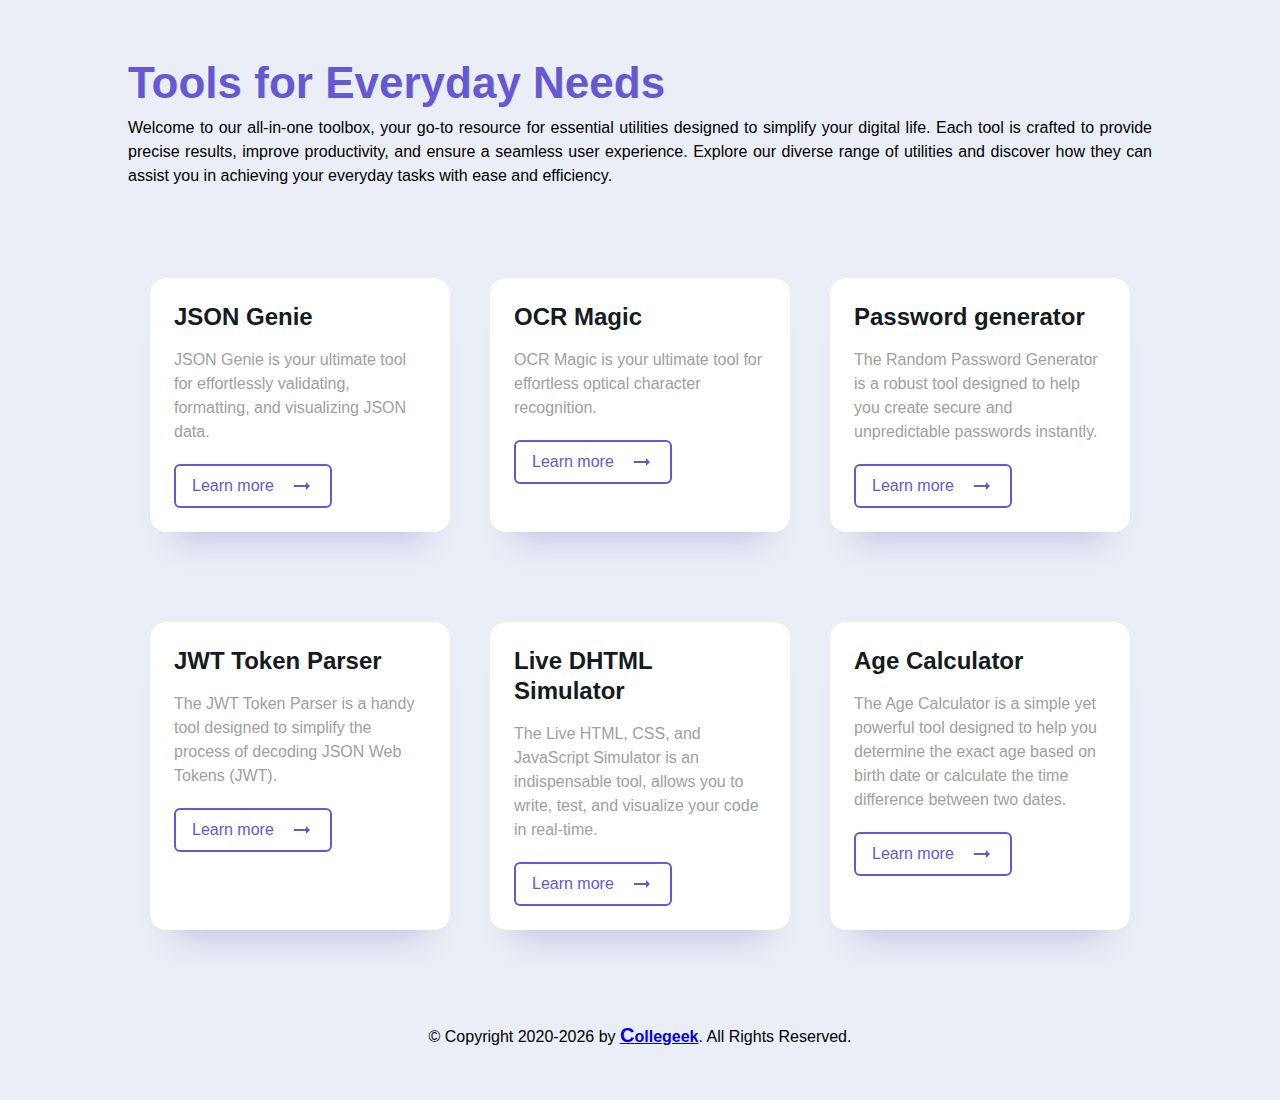
<file: index.html>
<!DOCTYPE html>
<html lang="en-IN" dir="ltr">
    <head>
        <title>Tools</title>
        <meta charset="utf-8" />
        <meta name="author" content="SidPro"/>
        <meta name="viewport" content="width=device-width,initial-scale=1.0"/>
        <meta name="description" content="All-in-one toolbox, and go-to resource for essential utilities designed to simplify your digital life. Explore our diverse range of utilities and discover how they can assist you in achieving your everyday tasks with ease 
        and efficiency."/>
        <meta name="keywords" content="tools, toolbox, utilities, ocr, ocr magic, random password generator, jwt Token Parser, age calculator"/>
        <!-- icons -->
        <link rel="apple-touch-icon" sizes="57x57" href="icons/favicon-57x57.png" />
        <link rel="apple-touch-icon" sizes="60x60" href="icons/favicon-60x60.png" />
        <link rel="apple-touch-icon" sizes="72x72" href="icons/favicon-72x72.png" />
        <link rel="apple-touch-icon" sizes="76x76" href="icons/favicon-76x76.png" />
        <link rel="apple-touch-icon" sizes="114x114" href="icons/favicon-114x114.png" />
        <link rel="apple-touch-icon" sizes="120x120" href="icons/favicon-120x120.png" />
        <link rel="apple-touch-icon" sizes="152x152" href="icons/favicon-152x152.png" />
        <link rel="apple-touch-icon" sizes="180x180" href="icons/favicon-180x180.png" />
        <link rel="icon" type="image/png" sizes="16x16" href="icons/favicon-16x16.png" />
        <link rel="icon" type="image/png" sizes="32x32" href="icons/favicon-32x32.png" />
        <link rel="icon" type="image/png" sizes="96x96" href="icons/favicon-96x96.png" />
        <link rel="icon" type="image/png" sizes="192x192" href="icons/favicon-192x192.png" />
        <link rel="shortcut icon" type="image/x-icon" href="icons/favicon.ico" />
        <link rel="icon" type="image/x-icon" href="icons/favicon.ico" />
        <meta name="msapplication-TileColor" content="#ffffff" />
        <meta name="msapplication-config" content="icons/browserconfig.xml" />
        <link rel="manifest" href="icons/manifest.json" />
        <!-- icons -->
        <link href="css/style.css" rel="stylesheet" type="text/css" charset="utf-8" />
    </head>
    <body>
        <div class="maincontainer">
            <h1>Tools for Everyday Needs</h1>
            <p class="description">Welcome to our all-in-one toolbox, your go-to resource for essential utilities designed to simplify your digital life. 
                Each tool is crafted to provide precise results, improve productivity, and ensure a seamless user experience. 
                Explore our diverse range of utilities and discover how they can assist you in achieving your everyday tasks with ease 
                and efficiency.</p>
            <div class="tools">
                <noscript>
                    <i style="color:orange;font-size:24px;">Your browser does not support JavaScript!</i><br/>
                    <img src="image/noscript.png" style="width:auto;height:auto;" />
                </noscript>
                <div class="toolrow">
                    <div class="tool">
                        <h2 class="title">JSON Genie</h2>
                        <p class="info">JSON Genie is your ultimate tool for effortlessly validating, formatting, and visualizing JSON data.</p>
                        <button class="button" onclick="window.location.href='json-validator'">
                            <span>Learn more</span>
                            <a href="json-validator/index.html" target="_self"></a>
                            <svg xmlns="http://www.w3.org/2000/svg" height="24px" viewBox="0 0 24 24" width="24px" fill="none">
                                <path d="M0 0h24v24H0V0z" fill="none" />
                                <path d="M16.01 11H4v2h12.01v3L20 12l-3.99-4v3z" fill="currentColor" />
                            </svg>
                        </button>
                    </div>
                    <div class="tool">
                        <h2 class="title">OCR Magic</h2>
                        <p class="info">OCR Magic is your ultimate tool for effortless optical character recognition.</p>
                        <button class="button" onclick="window.location.href='ocr-magic'">
                            <span>Learn more</span>
                            <a href="ocr-magic/index.html" target="_self"></a>
                            <svg xmlns="http://www.w3.org/2000/svg" height="24px" viewBox="0 0 24 24" width="24px" fill="none">
                                <path d="M0 0h24v24H0V0z" fill="none" />
                                <path d="M16.01 11H4v2h12.01v3L20 12l-3.99-4v3z" fill="currentColor" />
                            </svg>
                        </button>
                    </div>
                    <div class="tool">
                        <h2 class="title">Password generator</h2>
                        <p class="info">The Random Password Generator is a robust tool designed to help you create secure and unpredictable 
                            passwords instantly.</p>
                        <button class="button" onclick="window.location.href='random-password-generator'">
                            <span>Learn more</span>
                            <a href="random-password-generator/index.html" target="_self"></a>
                            <svg xmlns="http://www.w3.org/2000/svg" height="24px" viewBox="0 0 24 24" width="24px" fill="none">
                                <path d="M0 0h24v24H0V0z" fill="none" />
                                <path d="M16.01 11H4v2h12.01v3L20 12l-3.99-4v3z" fill="currentColor" />
                            </svg>
                        </button>
                    </div>
                </div>
                <div class="toolrow">
                    <div class="tool">
                        <h2 class="title">JWT Token Parser</h2>
                        <p class="info">The JWT Token Parser is a handy tool designed to simplify the process of decoding JSON Web Tokens (JWT).</p>
                        <button class="button" onclick="window.location.href='jwt-Token-Parser'">
                            <span>Learn more</span>
                            <a href="jwt-Token-Parser/index.html" target="_self"></a>
                            <svg xmlns="http://www.w3.org/2000/svg" height="24px" viewBox="0 0 24 24" width="24px" fill="none">
                                <path d="M0 0h24v24H0V0z" fill="none" />
                                <path d="M16.01 11H4v2h12.01v3L20 12l-3.99-4v3z" fill="currentColor" />
                            </svg>
                        </button>
                    </div>
                    <div class="tool">
                        <h2 class="title">Live DHTML Simulator</h2>
                        <p class="info">The Live HTML, CSS, and JavaScript Simulator is an indispensable tool, allows you to write, test, 
                            and visualize your code in real-time.</p>
                        <button class="button" onclick="window.location.href='Live-DHTML-Simulator'">
                            <span>Learn more</span>
                            <a href="Live-DHTML-Simulator/index.html" target="_self"></a>
                            <svg xmlns="http://www.w3.org/2000/svg" height="24px" viewBox="0 0 24 24" width="24px" fill="none">
                                <path d="M0 0h24v24H0V0z" fill="none" />
                                <path d="M16.01 11H4v2h12.01v3L20 12l-3.99-4v3z" fill="currentColor" />
                            </svg>
                        </button>
                    </div>
                    <div class="tool">
                        <h2 class="title">Age Calculator</h2>
                        <p class="info">The Age Calculator is a simple yet powerful tool designed to help you determine the exact age 
                            based on birth date or calculate the time difference between two dates.</p>
                        <button class="button" onclick="window.location.href='age-calculator'">
                            <span>Learn more</span>
                            <a href="age-calculator/index.html" target="_self"></a>
                            <svg xmlns="http://www.w3.org/2000/svg" height="24px" viewBox="0 0 24 24" width="24px" fill="none">
                                <path d="M0 0h24v24H0V0z" fill="none" />
                                <path d="M16.01 11H4v2h12.01v3L20 12l-3.99-4v3z" fill="currentColor" />
                            </svg>
                        </button>
                    </div>
                </div>
            </div>
            <p style="margin-top: 20px;margin-bottom: 50px;text-align: center;">
                © Copyright 2020-<script>document.write(new Date().getFullYear())</script> by <a href="https://collegeek.com/" ><b><span style="font-size:20px;">C</span>ollegeek</b></a>. All Rights Reserved.
            </p>
        </div>
        
    </body>
</html>
</file>
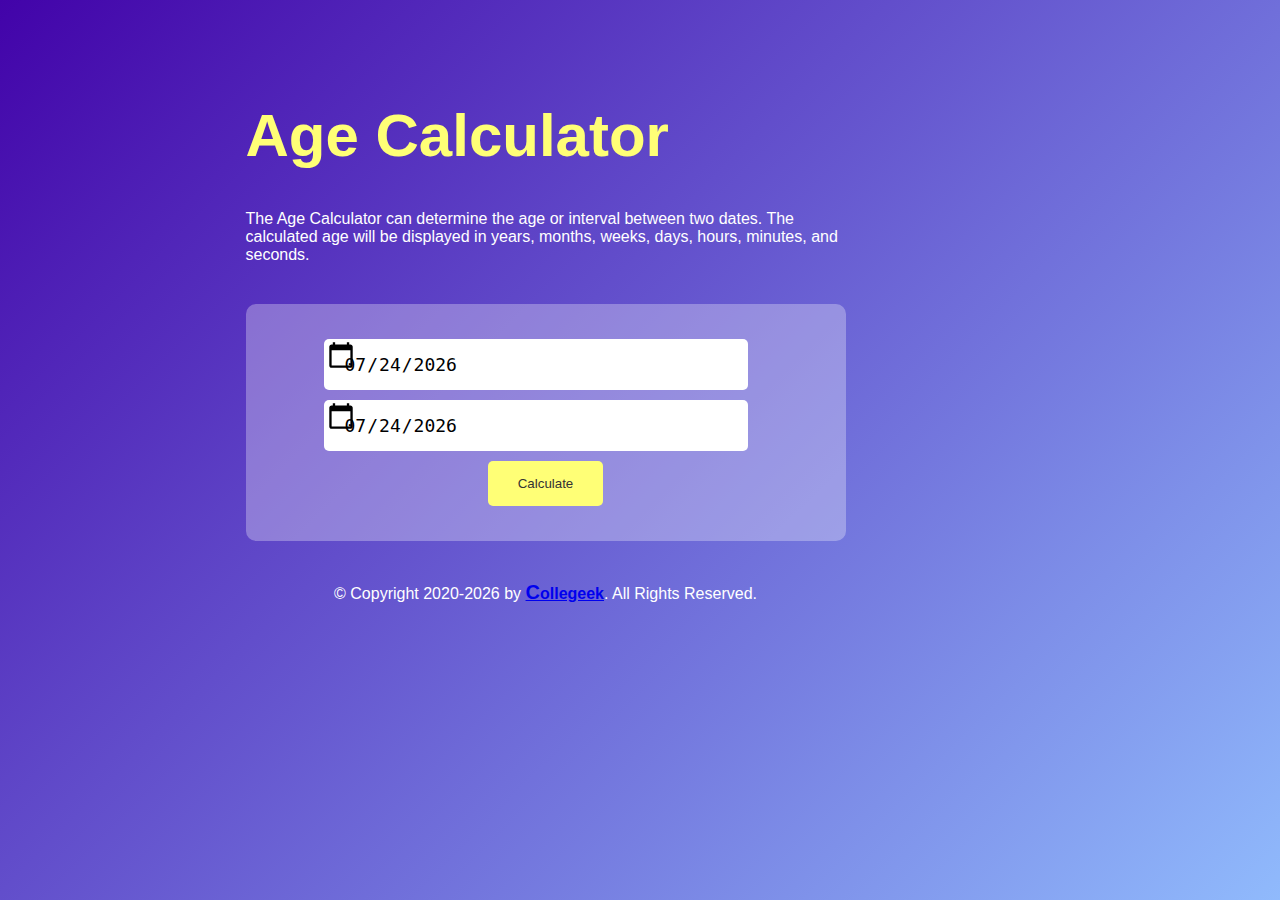
<file: age-calculator/index.html>
<html>
    <head>
        <title>Age Calculator</title>
        <meta charset="utf-8" />
        <meta name="author" content="SidPro"/>
        <meta name="viewport" content="width=device-width,initial-scale=1.0"/>
        <meta name="description" content="The Age Calculator is a simple yet powerful tool designed to help you determine the exact age 
        based on birth date or calculate the time difference between two dates."/>
        <meta name="keywords" content="Age Calculator,Calculator Age,date difference,age difference,calculate age,age, calculate,calculator"/>
        <!-- icons -->
        <link rel="apple-touch-icon" sizes="57x57" href="../icons/favicon-57x57.png" />
        <link rel="apple-touch-icon" sizes="60x60" href="../icons/favicon-60x60.png" />
        <link rel="apple-touch-icon" sizes="72x72" href="../icons/favicon-72x72.png" />
        <link rel="apple-touch-icon" sizes="76x76" href="../icons/favicon-76x76.png" />
        <link rel="apple-touch-icon" sizes="114x114" href="../cons/favicon-114x114.png" />
        <link rel="apple-touch-icon" sizes="120x120" href="../icons/favicon-120x120.png" />
        <link rel="apple-touch-icon" sizes="152x152" href="../icons/favicon-152x152.png" />
        <link rel="apple-touch-icon" sizes="180x180" href="../icons/favicon-180x180.png" />
        <link rel="icon" type="image/png" sizes="16x16" href="../icons/favicon-16x16.png" />
        <link rel="icon" type="image/png" sizes="32x32" href="../icons/favicon-32x32.png" />
        <link rel="icon" type="image/png" sizes="96x96" href="../icons/favicon-96x96.png" />
        <link rel="icon" type="image/png" sizes="192x192" href="../icons/favicon-192x192.png" />
        <link rel="shortcut icon" type="image/x-icon" href="../icons/favicon.ico" />
        <link rel="icon" type="image/x-icon" href="../icons/favicon.ico" />
        <meta name="msapplication-TileColor" content="#ffffff" />
        <meta name="msapplication-config" content="../icons/browserconfig.xml" />
        <link rel="manifest" href="../icons/manifest.json" />
        <!-- icons -->
        <link rel="stylesheet" href="style.css" />
    </head>
    <body>
        <div class="maincontainer">
            <div class="calculator">
                <h1><span>Age Calculator</span></h1>
                <p>The Age Calculator can determine the age or interval between two dates. The calculated age will be displayed in years, months, weeks, days, hours, minutes, and seconds.</p>
                <div class="input-box">
                    <input type="date" id="from" />
                    <input type="date" id="to" />
                    <button onclick="calculateAge()">Calculate</button>
                </div>
                <noscript>
                    <i style="color:orange;font-size:24px;">Your browser does not support JavaScript!</i><br/>
                    <img src="../image/noscript.png" style="width:auto;height:auto;" />
                </noscript>
                <p id="result"></p>
                <p style="margin-top: 20px;margin-bottom: 50px;text-align: center;">
                    © Copyright 2020-<script>document.write(new Date().getFullYear())</script> by <a href="https://collegeek.com/" ><b><span style="font-size:20px;">C</span>ollegeek</b></a>. All Rights Reserved.
                </p>
            </div>
        </div>
        <script>

            let from = document.getElementById("from");
            let to = document.getElementById("to");
            // set default date
            let currentDate = new Date().toISOString().substr(0, 10);
            from.value = currentDate;
            to.value = currentDate;
            to.min = currentDate;
            from.max = currentDate;

            function calculateAge(){
                let from = document.getElementById("from");
                let to = document.getElementById("to");
                let result = document.getElementById("result");
                let fromDate = new Date(from.value);
                let toDate = new Date(to.value);
                
                let d1 = fromDate.getDate();
                let m1 = fromDate.getMonth() + 1;
                let y1 = fromDate.getFullYear();

                let d2 = toDate.getDate();
                let m2 = toDate.getMonth() + 1;
                let y2 = toDate.getFullYear();

                let diffIn = dateDiffInDays(fromDate,toDate);

                let d3,m3,y3;

                y3 = y2 - y1;
                
                if(m2 >= m1){
                    m3 = m2 - m1;
                }else{
                    y3--;
                    m3 = 12 + m2 - m1;
                }

                if(d2 >= d1){
                    d3 = d2 - d1;
                }else{
                    m3--;
                    d3 = getDaysInMonth(y1,m1) + d2 - d1;
                }

                if(m3 < 0){
                    m3 = 11;
                    y3--;
                }

                result.innerHTML = `<span>${y3}</span> years <span>${m3}</span> months <span>${d3}</span> days
                <br/> or <span>${diffIn.DAY}</span> days
                <br/> or <span>${diffIn.HOUR}</span> hours
                <br/> or <span>${diffIn.MINUTE}</span> minutes
                <br/> or <span>${diffIn.SECOND}</span> seconds`;
            }

            function getDaysInMonth(year, month){
                return new Date(year, month, 0).getDate();
            }

            function dateDiffInDays(a, b) {
                const _MS_PER_DAY = 1000 * 60 * 60 * 24;
                const _MS_PER_HOUR = 1000 * 60 * 60;
                const _MS_PER_MINUTE = 1000 * 60;
                const _MS_PER_SECOND = 1000;
                // Discard the time and time-zone information.
                const utc1 = Date.UTC(a.getFullYear(), a.getMonth(), a.getDate());
                const utc2 = Date.UTC(b.getFullYear(), b.getMonth(), b.getDate());

                return {
                    "DAY":Math.floor((utc2 - utc1) / _MS_PER_DAY).toLocaleString(undefined, { minimumFractionDigits: 0 }),
                    "HOUR":Math.floor((utc2 - utc1) / _MS_PER_HOUR).toLocaleString(undefined, { minimumFractionDigits: 0 }),
                    "MINUTE":Math.floor((utc2 - utc1) / _MS_PER_MINUTE).toLocaleString(undefined, { minimumFractionDigits: 0 }),
                    "SECOND":Math.floor((utc2 - utc1) / _MS_PER_SECOND).toLocaleString(undefined, { minimumFractionDigits: 0 })
                };
            }

        </script>
    </body>
</html>
</file>
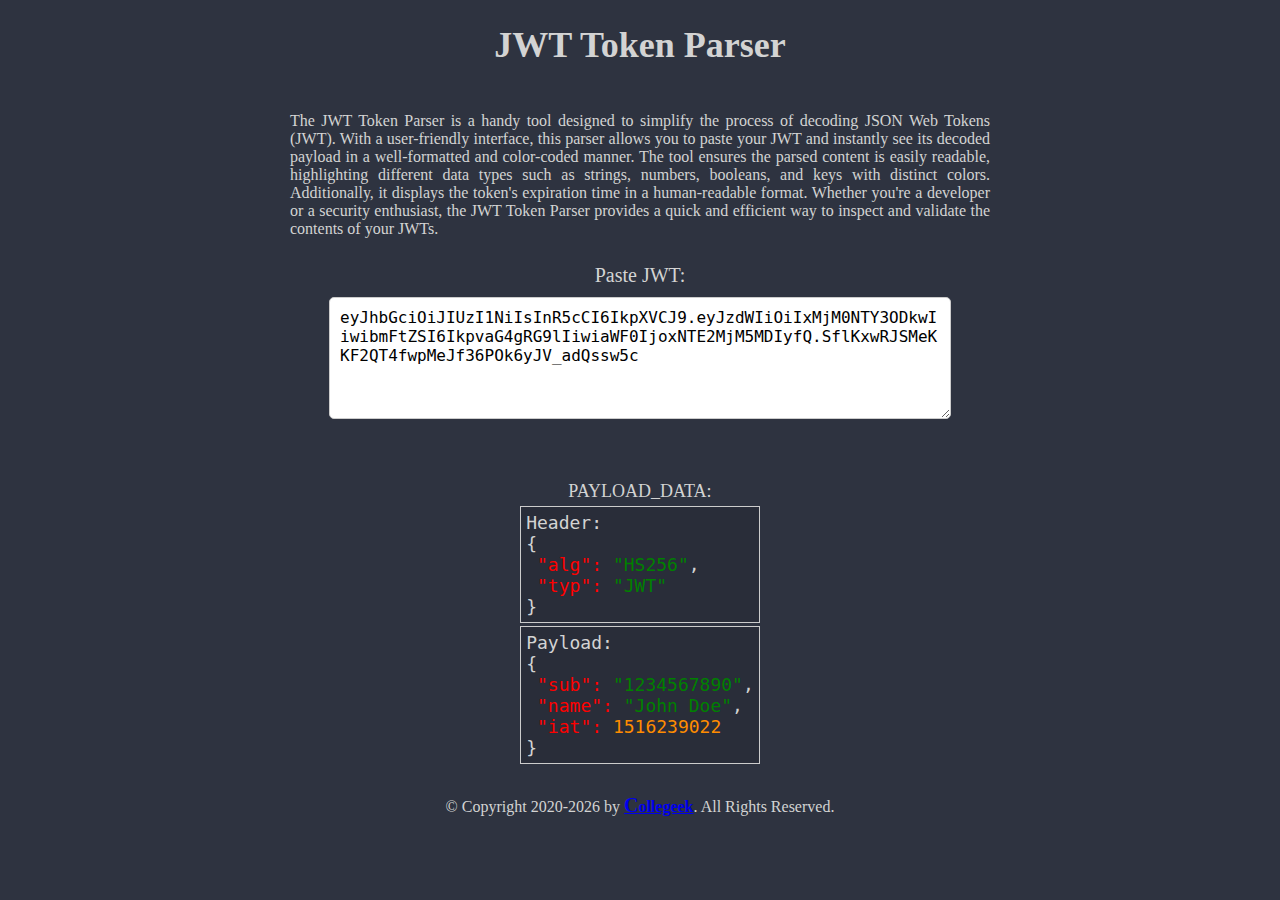
<file: jwt-Token-Parser/index.html>
<!DOCTYPE html>
<html>
   <head>
        <title>JWT token Parser</title>
        <meta charset="utf-8" />
        <meta name="author" content="SidPro"/>
        <meta name="viewport" content="width=device-width,initial-scale=1.0"/>
        <meta name="description" content="The JWT Token Parser is a handy tool designed to simplify the process of decoding JSON Web Tokens (JWT). With a user-friendly interface,
        this parser allows you to paste your JWT and instantly see its decoded payload in a well-formatted and color-coded manner"/>
        <meta name="keywords" content="jwt,jwt parser,jwt token,extract token data,extract jwt,jwt token parser"/>
        <!-- icons -->
        <link rel="apple-touch-icon" sizes="57x57" href="../icons/favicon-57x57.png" />
        <link rel="apple-touch-icon" sizes="60x60" href="../icons/favicon-60x60.png" />
        <link rel="apple-touch-icon" sizes="72x72" href="../icons/favicon-72x72.png" />
        <link rel="apple-touch-icon" sizes="76x76" href="../icons/favicon-76x76.png" />
        <link rel="apple-touch-icon" sizes="114x114" href="../cons/favicon-114x114.png" />
        <link rel="apple-touch-icon" sizes="120x120" href="../icons/favicon-120x120.png" />
        <link rel="apple-touch-icon" sizes="152x152" href="../icons/favicon-152x152.png" />
        <link rel="apple-touch-icon" sizes="180x180" href="../icons/favicon-180x180.png" />
        <link rel="icon" type="image/png" sizes="16x16" href="../icons/favicon-16x16.png" />
        <link rel="icon" type="image/png" sizes="32x32" href="../icons/favicon-32x32.png" />
        <link rel="icon" type="image/png" sizes="96x96" href="../icons/favicon-96x96.png" />
        <link rel="icon" type="image/png" sizes="192x192" href="../icons/favicon-192x192.png" />
        <link rel="shortcut icon" type="image/x-icon" href="../icons/favicon.ico" />
        <link rel="icon" type="image/x-icon" href="../icons/favicon.ico" />
        <meta name="msapplication-TileColor" content="#ffffff" />
        <meta name="msapplication-config" content="../icons/browserconfig.xml" />
        <link rel="manifest" href="../icons/manifest.json" />
        <!-- icons -->
        <script src="jwt.js" type="text/javascript" defer></script>
        <link href="style.css" rel="stylesheet" type="text/css" charset="utf-8" />
   </head>
   <body>
        <h1>JWT Token Parser</h1>
        <p>The JWT Token Parser is a handy tool designed to simplify the process of decoding JSON Web Tokens (JWT). With a user-friendly interface,
             this parser allows you to paste your JWT and instantly see its decoded payload in a well-formatted and color-coded manner. The tool 
             ensures the parsed content is easily readable, highlighting different data types such as strings, numbers, booleans, and keys with 
             distinct colors. Additionally, it displays the token's expiration time in a human-readable format. Whether you're a developer or 
             a security enthusiast, the JWT Token Parser provides a quick and efficient way to inspect and validate the contents of your JWTs.
        </p>
        <div id="ip"></div>
        <noscript>
            <i style="color:orange;font-size:24px;">Your browser does not support JavaScript!</i><br/>
            <img src="../image/noscript.png" style="width:auto;height:auto;" />
         </noscript>
        <label for="textarea">Paste JWT:</label>
      <textarea id="textarea" name="jwt" rows="4" cols="50"></textarea>
      <div id="d"></div>
      <div id="result"></div>
      <p>
         © Copyright 2020-<script>document.write(new Date().getFullYear())</script> by <a href="https://collegeek.com/" ><b><span style="font-size:20px;">C</span>ollegeek</b></a>. All Rights Reserved.
      </p>
   </body>
   <script src="https://api.ipify.org?format=jsonp&callback=getIP" defer></script>
</html>
</file>
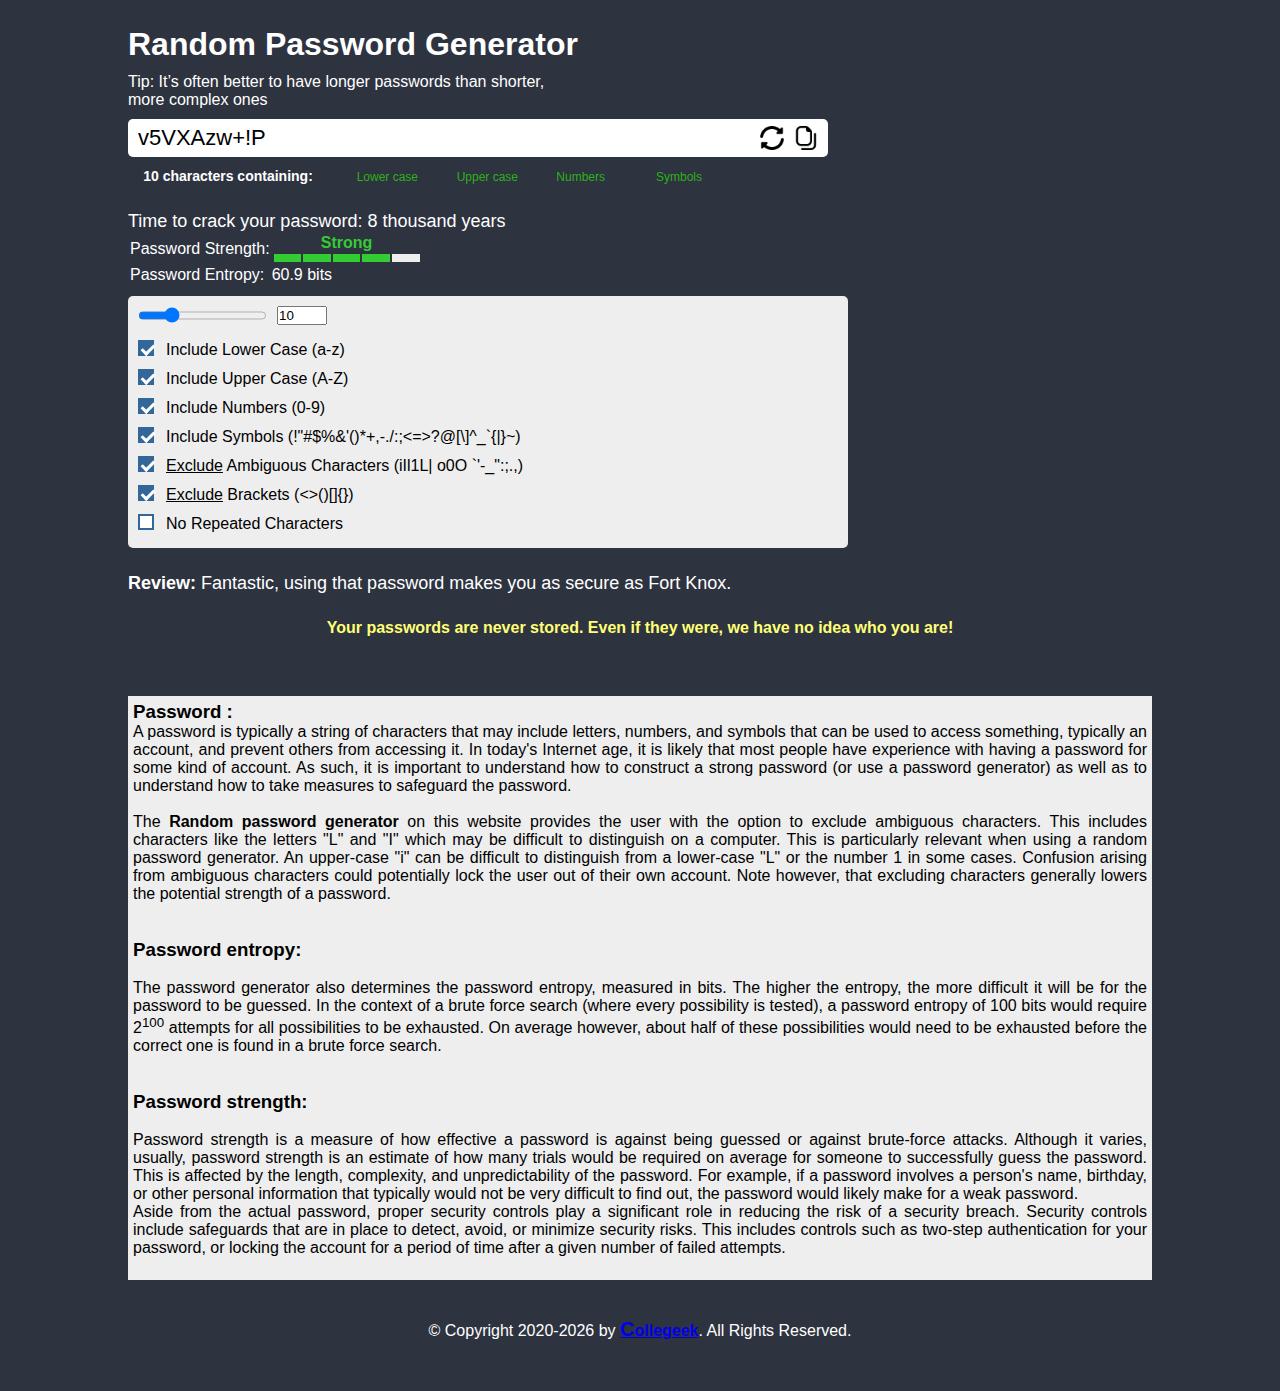
<file: random-password-generator/index.html>
<html>
    <head>
        <title>Random Password Generator</title>
        <meta charset="utf-8" />
        <meta name="author" content="SidPro"/>
        <meta name="viewport" content="width=device-width,initial-scale=1.0"/>
        <meta name="description" content="The Random Password Generator is a robust tool designed to help you create secure and unpredictable 
        passwords instantly. Whether you need a password for personal use or professional purposes, this generator ensures the utmost security 
        by producing complex combinations of letters, numbers, and special characters. Its user-friendly interface allows you to customize 
        the length and complexity of your passwords, making it an essential tool for protecting your online accounts and sensitive information 
        against unauthorized access."/>
        <meta name="keywords" content="random password,password tool,password generator,generate password,random password generator"/>
        <!-- icons -->
        <link rel="apple-touch-icon" sizes="57x57" href="../icons/favicon-57x57.png" />
        <link rel="apple-touch-icon" sizes="60x60" href="../icons/favicon-60x60.png" />
        <link rel="apple-touch-icon" sizes="72x72" href="../icons/favicon-72x72.png" />
        <link rel="apple-touch-icon" sizes="76x76" href="../icons/favicon-76x76.png" />
        <link rel="apple-touch-icon" sizes="114x114" href="../cons/favicon-114x114.png" />
        <link rel="apple-touch-icon" sizes="120x120" href="../icons/favicon-120x120.png" />
        <link rel="apple-touch-icon" sizes="152x152" href="../icons/favicon-152x152.png" />
        <link rel="apple-touch-icon" sizes="180x180" href="../icons/favicon-180x180.png" />
        <link rel="icon" type="image/png" sizes="16x16" href="../icons/favicon-16x16.png" />
        <link rel="icon" type="image/png" sizes="32x32" href="../icons/favicon-32x32.png" />
        <link rel="icon" type="image/png" sizes="96x96" href="../icons/favicon-96x96.png" />
        <link rel="icon" type="image/png" sizes="192x192" href="../icons/favicon-192x192.png" />
        <link rel="shortcut icon" type="image/x-icon" href="../icons/favicon.ico" />
        <link rel="icon" type="image/x-icon" href="../icons/favicon.ico" />
        <meta name="msapplication-TileColor" content="#ffffff" />
        <meta name="msapplication-config" content="../icons/browserconfig.xml" />
        <link rel="manifest" href="../icons/manifest.json" />
        <!-- icons -->
        <link rel="stylesheet" href="style.css" />
        <script src="zxcvbn.js" type="text/javascript"></script>
        <script src="pass.js" type="text/javascript" defer></script>
    </head>
    <body onload="generateRandomTip()">
        <div class="maincontainer">
            <h1>Random Password Generator</h1>
            <div class="tip"> 
                <span>Tip:</span> 
                <span id="tip"></span> 
            </div>
            
                <div class="display">
                    <input type="text" id="passBox" onkeyup="checkThisPassword(this.value);getEntropy(this.value);" placeholder="Password">
                    <img src="images/refresh.png" alt="regenerate" title="regenerate" onclick="generatePass();"/>
                    <img id="copyIcon" src="images/copy.png" title="copy" onclick="changeColor(this);copyToClipboard();"/>
                </div>
                
                <noscript>
                    <i style="color:orange;font-size:24px;">Your browser does not support JavaScript!</i><br/>
                    <img src="../image/noscript.png" style="width:auto;height:auto;" />
                </noscript>
            <div class="generate_button chars_holder">
                <div class="char_type" id="special_count"> <span class="char_type_text" style="padding-right:16px">Symbols</span></div>
                <div class="char_type" id="digits_count"> <span class="char_type_text" style="padding-right:13px">Numbers</span></div>
                <div class="char_type" id="upper_count"> <span class="char_type_text">Upper case</span></div>
                <div class="char_type" id="lower_count"> <span class="char_type_text">Lower case</span></div>
                <div id="char_count"> <span id="character_count">0</span> characters containing:</div>
                <div class="breaker">  </div>
             </div>

            <div class="result col_left">
                Time to crack your password: 
                <span id="first_estimate">
                    0 second
                </span>
             </div>
             <div id="resultid"></div>
             
            <div class="userInput">
                <div class="inputRange">
                    <input type="range" name="lenrange" min="4" max="30" value="10" class="infull" oninput="return doSliding(this.value);" onchange="return doSliding(this.value);" />
                    <input type="number" name="lennumber" min="4" max="30" value="10" class="infull" style="text-align:left;" onchange="return doInput(this.value);">
                </div>
                <div class="selectionOptions">
                    <div><label for="ilower" class="cbcontainer"><input type="checkbox" name="ilower" id="ilower" value="1" checked onClick="generatePass();"><span class="cbmark"></span>Include Lower Case (a-z)</label></div>
                    <div><label for="iupper" class="cbcontainer"><input type="checkbox" name="iupper" id="iupper" value="1" checked onClick="generatePass();"><span class="cbmark"></span>Include Upper Case (A-Z)</label></div>
                    <div><label for="inumber" class="cbcontainer"><input type="checkbox" name="inumber" id="inumber" value="1" checked onClick="generatePass();"><span class="cbmark"></span>Include Numbers (0-9)</label></div>
                    <div><label for="isymbol" class="cbcontainer"><input type="checkbox" name="isymbol" id="isymbol" value="1" checked onClick="generatePass();"><span class="cbmark"></span>Include Symbols (!"#$%&'()*+,-./:;<=>?@[\]^_`{|}~)</label></div>
                    <div><label for="iexclude" class="cbcontainer"><input type="checkbox" name="iexclude" id="iexclude" value="1" checked onClick="generatePass();"><span class="cbmark"></span><u>Exclude</u> Ambiguous Characters (iIl1L| o0O `'-_":;.,)</label></div>
                    <div><label for="iexcludeb" class="cbcontainer"><input type="checkbox" name="iexcludeb" id="iexcludeb" value="1" checked onClick="generatePass();"><span class="cbmark"></span><u>Exclude</u> Brackets (<>()[]{})</label></div>
                    <div><label for="iunique" class="cbcontainer"><input type="checkbox" name="iunique" id="iunique" value="1"  onClick="generatePass();"><span class="cbmark"></span>No Repeated Characters</label></div>
                </div>
            </div>
            <div class="result col_right"> <span id="metaphor"></span> <span id="explanation"></span></div>
            <div class="small_text"> Your passwords are never stored. Even if they were, we have no idea who you are!</div>
            <br/><br/><br/>
            <div class="info">
                <h3>Password :</h3>
                <p>A password is typically a string of characters that may include letters, numbers, and symbols that can be used to access something, typically an account, and prevent others from accessing it. In today's Internet age, it is likely that most people have experience with having a password for some kind of account. As such, it is important to understand how to construct a strong password (or use a password generator) as well as to understand how to take measures to safeguard the password.</p>
                <br/>
                <p>The <b>Random password generator</b> on this website provides the user with the option to exclude ambiguous characters. This includes characters like the letters "L" and "I" which may be difficult to distinguish on a computer. This is particularly relevant when using a random password generator. An upper-case "i" can be difficult to distinguish from a lower-case "L" or the number 1 in some cases. Confusion arising from ambiguous characters could potentially lock the user out of their own account. Note however, that excluding characters generally lowers the potential strength of a password.</p>
                <br/><br/>
                <h3>Password entropy:</h3><br/>
                <p>The password generator also determines the password entropy, measured in bits. The higher the entropy, the more difficult it will be for the password to be guessed. In the context of a brute force search (where every possibility is tested), a password entropy of 100 bits would require 2<sup>100</sup> attempts for all possibilities to be exhausted. On average however, about half of these possibilities would need to be exhausted before the correct one is found in a brute force search.</p>
                <br/><br/>
                <h3>Password strength:</h3><br/>
                <p>Password strength is a measure of how effective a password is against being guessed or against brute-force attacks. Although it varies, usually, password strength is an estimate of how many trials would be required on average for someone to successfully guess the password. This is affected by the length, complexity, and unpredictability of the password. For example, if a password involves a person's name, birthday, or other personal information that typically would not be very difficult to find out, the password would likely make for a weak password.</p>
                <p>Aside from the actual password, proper security controls play a significant role in reducing the risk of a security breach. Security controls include safeguards that are in place to detect, avoid, or minimize security risks. This includes controls such as two-step authentication for your password, or locking the account for a period of time after a given number of failed attempts.</p>
                <br/>
                
            </div>
            <br/>
            <p style="margin-top: 20px;margin-bottom: 50px;text-align: center;">
                © Copyright 2020-<script>document.write(new Date().getFullYear())</script> by <a href="https://collegeek.com/" ><b><span style="font-size:20px;">C</span>ollegeek</b></a>. All Rights Reserved.
            </p>
        </div>
    </body>
</html>
</file>
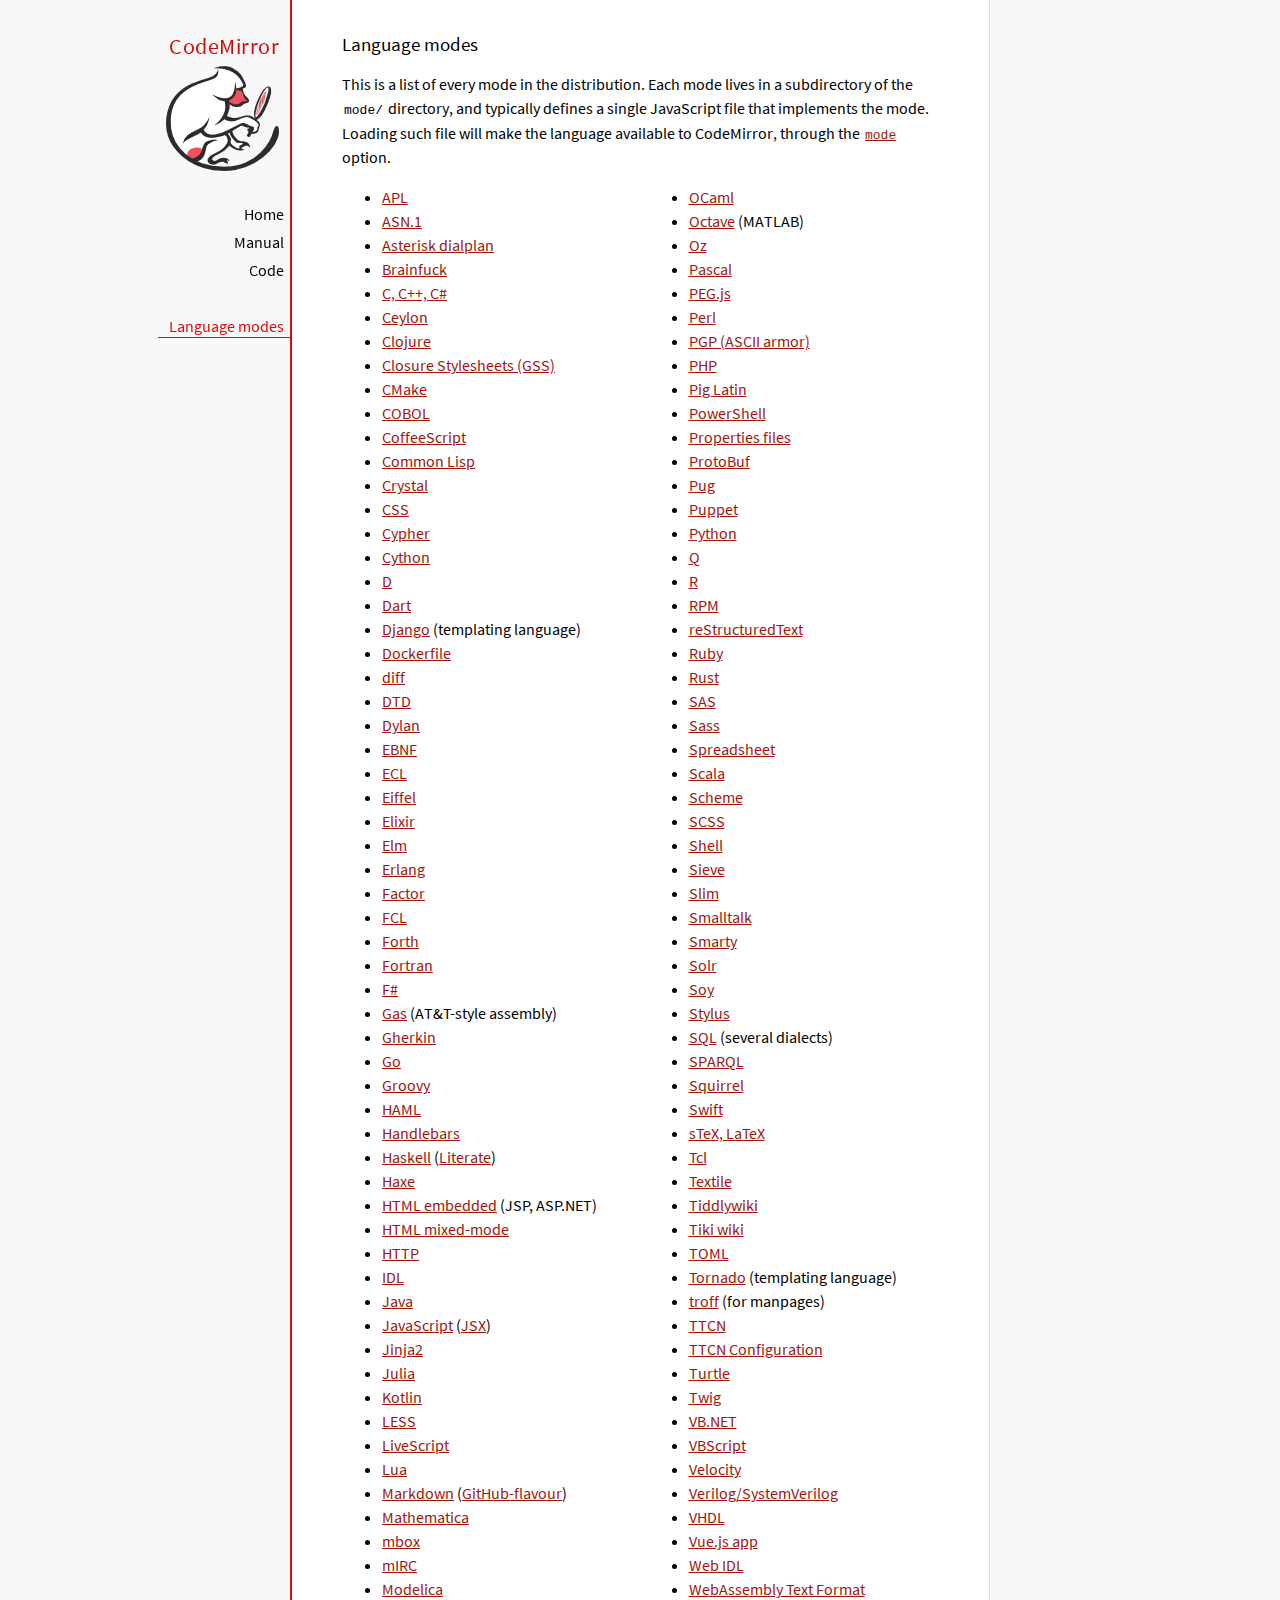
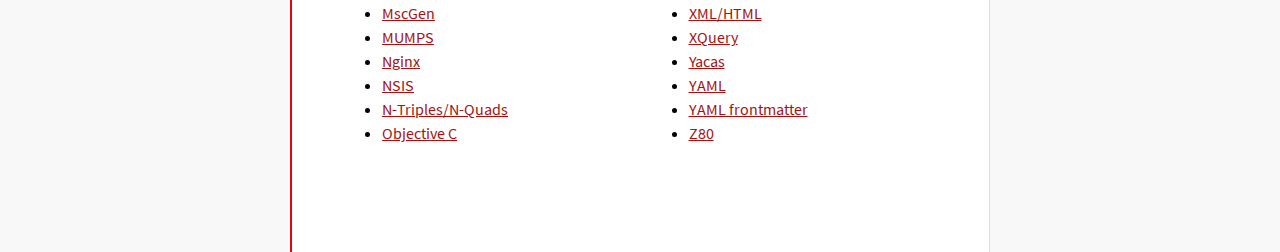
<file: json-validator/codemirror/mode/index.html>
<!doctype html>

<title>CodeMirror: Language Modes</title>
<meta charset="utf-8"/>
<link rel=stylesheet href="../doc/docs.css">

<div id=nav>
  <a href="https://codemirror.net/5"><h1>CodeMirror</h1><img id=logo src="../doc/logo.png"></a>

  <ul>
    <li><a href="../index.html">Home</a>
    <li><a href="../doc/manual.html">Manual</a>
    <li><a href="https://github.com/codemirror/codemirror5">Code</a>
  </ul>
  <ul>
    <li><a class=active href="#">Language modes</a>
  </ul>
</div>

<article>

  <h2>Language modes</h2>

  <p>This is a list of every mode in the distribution. Each mode lives
in a subdirectory of the <code>mode/</code> directory, and typically
defines a single JavaScript file that implements the mode. Loading
such file will make the language available to CodeMirror, through
the <a href="../doc/manual.html#option_mode"><code>mode</code></a>
option.</p>

  <div style="-webkit-columns: 100px 2; -moz-columns: 100px 2; columns: 100px 2;">
    <ul style="margin-top: 0">
      <li><a href="apl/index.html">APL</a></li>
      <li><a href="asn.1/index.html">ASN.1</a></li>
      <li><a href="asterisk/index.html">Asterisk dialplan</a></li>
      <li><a href="brainfuck/index.html">Brainfuck</a></li>
      <li><a href="clike/index.html">C, C++, C#</a></li>
      <li><a href="clike/index.html">Ceylon</a></li>
      <li><a href="clojure/index.html">Clojure</a></li>
      <li><a href="css/gss.html">Closure Stylesheets (GSS)</a></li>
      <li><a href="cmake/index.html">CMake</a></li>
      <li><a href="cobol/index.html">COBOL</a></li>
      <li><a href="coffeescript/index.html">CoffeeScript</a></li>
      <li><a href="commonlisp/index.html">Common Lisp</a></li>
      <li><a href="crystal/index.html">Crystal</a></li>
      <li><a href="css/index.html">CSS</a></li>
      <li><a href="cypher/index.html">Cypher</a></li>
      <li><a href="python/index.html">Cython</a></li>
      <li><a href="d/index.html">D</a></li>
      <li><a href="dart/index.html">Dart</a></li>
      <li><a href="django/index.html">Django</a> (templating language)</li>
      <li><a href="dockerfile/index.html">Dockerfile</a></li>
      <li><a href="diff/index.html">diff</a></li>
      <li><a href="dtd/index.html">DTD</a></li>
      <li><a href="dylan/index.html">Dylan</a></li>
      <li><a href="ebnf/index.html">EBNF</a></li>
      <li><a href="ecl/index.html">ECL</a></li>
      <li><a href="eiffel/index.html">Eiffel</a></li>
      <li><a href="https://github.com/optick/codemirror-mode-elixir">Elixir</a></li>
      <li><a href="elm/index.html">Elm</a></li>
      <li><a href="erlang/index.html">Erlang</a></li>
      <li><a href="factor/index.html">Factor</a></li>
      <li><a href="fcl/index.html">FCL</a></li>
      <li><a href="forth/index.html">Forth</a></li>
      <li><a href="fortran/index.html">Fortran</a></li>
      <li><a href="mllike/index.html">F#</a></li>
      <li><a href="gas/index.html">Gas</a> (AT&amp;T-style assembly)</li>
      <li><a href="gherkin/index.html">Gherkin</a></li>
      <li><a href="go/index.html">Go</a></li>
      <li><a href="groovy/index.html">Groovy</a></li>
      <li><a href="haml/index.html">HAML</a></li>
      <li><a href="handlebars/index.html">Handlebars</a></li>
      <li><a href="haskell/index.html">Haskell</a> (<a href="haskell-literate/index.html">Literate</a>)</li>
      <li><a href="haxe/index.html">Haxe</a></li>
      <li><a href="htmlembedded/index.html">HTML embedded</a> (JSP, ASP.NET)</li>
      <li><a href="htmlmixed/index.html">HTML mixed-mode</a></li>
      <li><a href="http/index.html">HTTP</a></li>
      <li><a href="idl/index.html">IDL</a></li>
      <li><a href="clike/index.html">Java</a></li>
      <li><a href="javascript/index.html">JavaScript</a> (<a href="jsx/index.html">JSX</a>)</li>
      <li><a href="jinja2/index.html">Jinja2</a></li>
      <li><a href="julia/index.html">Julia</a></li>
      <li><a href="clike/index.html">Kotlin</a></li>
      <li><a href="css/less.html">LESS</a></li>
      <li><a href="livescript/index.html">LiveScript</a></li>
      <li><a href="lua/index.html">Lua</a></li>
      <li><a href="markdown/index.html">Markdown</a> (<a href="gfm/index.html">GitHub-flavour</a>)</li>
      <li><a href="mathematica/index.html">Mathematica</a></li>
      <li><a href="mbox/index.html">mbox</a></li>
      <li><a href="mirc/index.html">mIRC</a></li>
      <li><a href="modelica/index.html">Modelica</a></li>
      <li><a href="mscgen/index.html">MscGen</a></li>
      <li><a href="mumps/index.html">MUMPS</a></li>
      <li><a href="nginx/index.html">Nginx</a></li>
      <li><a href="nsis/index.html">NSIS</a></li>
      <li><a href="ntriples/index.html">N-Triples/N-Quads</a></li>
      <li><a href="clike/index.html">Objective C</a></li>
      <li><a href="mllike/index.html">OCaml</a></li>
      <li><a href="octave/index.html">Octave</a> (MATLAB)</li>
      <li><a href="oz/index.html">Oz</a></li>
      <li><a href="pascal/index.html">Pascal</a></li>
      <li><a href="pegjs/index.html">PEG.js</a></li>
      <li><a href="perl/index.html">Perl</a></li>
      <li><a href="asciiarmor/index.html">PGP (ASCII armor)</a></li>
      <li><a href="php/index.html">PHP</a></li>
      <li><a href="pig/index.html">Pig Latin</a></li>
      <li><a href="powershell/index.html">PowerShell</a></li>
      <li><a href="properties/index.html">Properties files</a></li>
      <li><a href="protobuf/index.html">ProtoBuf</a></li>
      <li><a href="pug/index.html">Pug</a></li>
      <li><a href="puppet/index.html">Puppet</a></li>
      <li><a href="python/index.html">Python</a></li>
      <li><a href="q/index.html">Q</a></li>
      <li><a href="r/index.html">R</a></li>
      <li><a href="rpm/index.html">RPM</a></li>
      <li><a href="rst/index.html">reStructuredText</a></li>
      <li><a href="ruby/index.html">Ruby</a></li>
      <li><a href="rust/index.html">Rust</a></li>
      <li><a href="sas/index.html">SAS</a></li>
      <li><a href="sass/index.html">Sass</a></li>
      <li><a href="spreadsheet/index.html">Spreadsheet</a></li>
      <li><a href="clike/scala.html">Scala</a></li>
      <li><a href="scheme/index.html">Scheme</a></li>
      <li><a href="css/scss.html">SCSS</a></li>
      <li><a href="shell/index.html">Shell</a></li>
      <li><a href="sieve/index.html">Sieve</a></li>
      <li><a href="slim/index.html">Slim</a></li>
      <li><a href="smalltalk/index.html">Smalltalk</a></li>
      <li><a href="smarty/index.html">Smarty</a></li>
      <li><a href="solr/index.html">Solr</a></li>
      <li><a href="soy/index.html">Soy</a></li>
      <li><a href="stylus/index.html">Stylus</a></li>
      <li><a href="sql/index.html">SQL</a> (several dialects)</li>
      <li><a href="sparql/index.html">SPARQL</a></li>
      <li><a href="clike/index.html">Squirrel</a></li>
      <li><a href="swift/index.html">Swift</a></li>
      <li><a href="stex/index.html">sTeX, LaTeX</a></li>
      <li><a href="tcl/index.html">Tcl</a></li>
      <li><a href="textile/index.html">Textile</a></li>
      <li><a href="tiddlywiki/index.html">Tiddlywiki</a></li>
      <li><a href="tiki/index.html">Tiki wiki</a></li>
      <li><a href="toml/index.html">TOML</a></li>
      <li><a href="tornado/index.html">Tornado</a> (templating language)</li>
      <li><a href="troff/index.html">troff</a> (for manpages)</li>
      <li><a href="ttcn/index.html">TTCN</a></li>
      <li><a href="ttcn-cfg/index.html">TTCN Configuration</a></li>
      <li><a href="turtle/index.html">Turtle</a></li>
      <li><a href="twig/index.html">Twig</a></li>
      <li><a href="vb/index.html">VB.NET</a></li>
      <li><a href="vbscript/index.html">VBScript</a></li>
      <li><a href="velocity/index.html">Velocity</a></li>
      <li><a href="verilog/index.html">Verilog/SystemVerilog</a></li>
      <li><a href="vhdl/index.html">VHDL</a></li>
      <li><a href="vue/index.html">Vue.js app</a></li>
      <li><a href="webidl/index.html">Web IDL</a></li>
      <li><a href="wast/index.html">WebAssembly Text Format</a></li>
      <li><a href="xml/index.html">XML/HTML</a></li>
      <li><a href="xquery/index.html">XQuery</a></li>
      <li><a href="yacas/index.html">Yacas</a></li>
      <li><a href="yaml/index.html">YAML</a></li>
      <li><a href="yaml-frontmatter/index.html">YAML frontmatter</a></li>
      <li><a href="z80/index.html">Z80</a></li>
    </ul>
  </div>

</article>
</file>
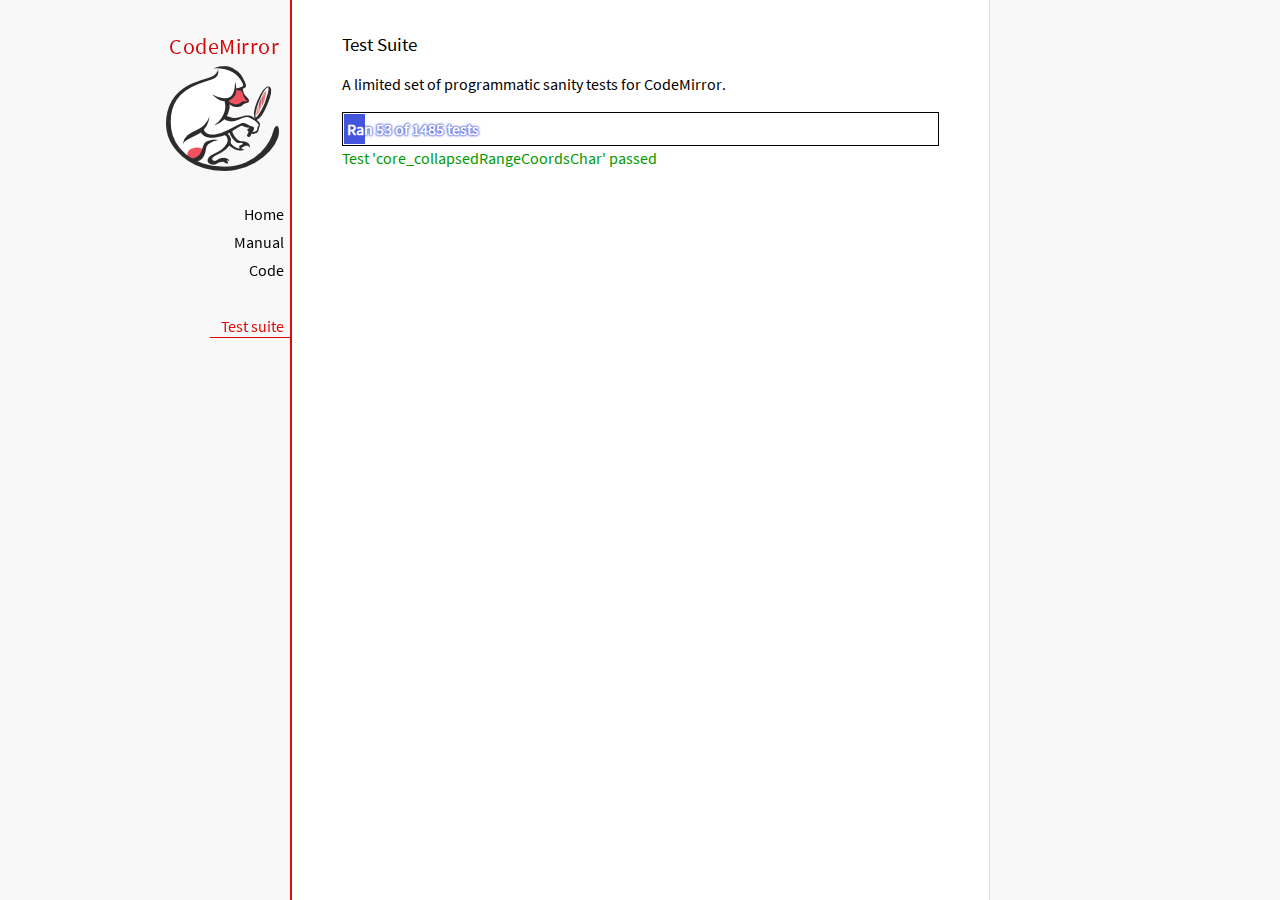
<file: json-validator/codemirror/test/index.html>
<!doctype html>

<meta charset="utf-8"/>
<title>CodeMirror: Test Suite</title>
<link rel=stylesheet href="../doc/docs.css">

<link rel="stylesheet" href="../lib/codemirror.css">
<link rel="stylesheet" href="mode_test.css">
<script>
  var errored = []
  window.onerror = function(e) { errored.push(e) }
</script>
<script src="../doc/activebookmark.js"></script>
<script src="../lib/codemirror.js"></script>
<script src="../mode/meta.js"></script>
<script src="../addon/mode/overlay.js"></script>
<script src="../addon/mode/multiplex.js"></script>
<script src="../addon/search/searchcursor.js"></script>
<script src="../addon/dialog/dialog.js"></script>
<script src="../addon/edit/matchbrackets.js"></script>
<script src="../addon/hint/sql-hint.js"></script>
<script src="../addon/hint/xml-hint.js"></script>
<script src="../addon/hint/html-hint.js"></script>
<script src="../addon/comment/comment.js"></script>
<script src="../addon/mode/simple.js"></script>
<script src="../mode/css/css.js"></script>
<script src="../mode/clike/clike.js"></script>
<!-- clike must be after css or vim and sublime tests will fail -->
<script src="../mode/clojure/clojure.js"></script>
<script src="../mode/cypher/cypher.js"></script>
<script src="../mode/d/d.js"></script>
<script src="../mode/dockerfile/dockerfile.js"></script>
<script src="../mode/gfm/gfm.js"></script>
<script src="../mode/haml/haml.js"></script>
<script src="../mode/htmlmixed/htmlmixed.js"></script>
<script src="../mode/javascript/javascript.js"></script>
<script src="../mode/jsx/jsx.js"></script>
<script src="../mode/markdown/markdown.js"></script>
<script src="../mode/php/php.js"></script>
<script src="../mode/python/python.js"></script>
<script src="../mode/powershell/powershell.js"></script>
<script src="../mode/ruby/ruby.js"></script>
<script src="../mode/sass/sass.js"></script>
<script src="../mode/shell/shell.js"></script>
<script src="../mode/slim/slim.js"></script>
<script src="../mode/soy/soy.js"></script>
<script src="../mode/sql/sql.js"></script>
<script src="../mode/stex/stex.js"></script>
<script src="../mode/swift/swift.js"></script>
<script src="../mode/textile/textile.js"></script>
<script src="../mode/verilog/verilog.js"></script>
<script src="../mode/xml/xml.js"></script>
<script src="../mode/xquery/xquery.js"></script>
<script src="../keymap/emacs.js"></script>
<script src="../keymap/sublime.js"></script>
<script src="../keymap/vim.js"></script>
<script src="../mode/rust/rust.js"></script>
<script src="../mode/mscgen/mscgen.js"></script>
<script src="../mode/dylan/dylan.js"></script>
<script src="../mode/wast/wast.js"></script>

<style>
  .ok { color: #090; }
  .fail { color: #e00; }
  .error { color: #c90; }
  .done { font-weight: bold; }
  #progress {
  background: #45d;
  color: white;
  text-shadow: 0 0 1px #45d, 0 0 2px #45d, 0 0 3px #45d;
  font-weight: bold;
  white-space: pre;
  }
  #testground {
  visibility: hidden;
  }
  #testground.offscreen {
  visibility: visible;
  position: absolute;
  left: -10000px;
  top: -10000px;
  }
  .CodeMirror { border: 1px solid black; }
</style>

<div id=nav>
  <a href="https://codemirror.net/5"><h1>CodeMirror</h1><img id=logo src="../doc/logo.png"></a>

  <ul>
    <li><a href="../index.html">Home</a>
    <li><a href="../doc/manual.html">Manual</a>
    <li><a href="https://github.com/codemirror/codemirror5">Code</a>
  </ul>
  <ul>
    <li><a class=active href="#">Test suite</a>
  </ul>
</div>

<article>
  <h2>Test Suite</h2>

    <p>A limited set of programmatic sanity tests for CodeMirror.</p>

    <div style="border: 1px solid black; padding: 1px; max-width: 700px;">
      <div style="width: 0px;" id=progress><div style="padding: 3px;">Ran <span id="progress_ran">0</span><span id="progress_total"> of 0</span> tests</div></div>
    </div>
    <p id=status>Please enable JavaScript...</p>
    <div id=output></div>

    <div id=testground></div>

    <script src="driver.js"></script>
    <script src="test.js"></script>
    <script src="doc_test.js"></script>
    <script src="multi_test.js"></script>
    <script src="contenteditable_test.js"></script>
    <script src="scroll_test.js"></script>
    <script src="comment_test.js"></script>
    <script src="search_test.js"></script>
    <script src="mode_test.js"></script>

    <script src="../mode/clike/test.js"></script>
    <script src="../mode/clojure/test.js"></script>
    <script src="../mode/css/test.js"></script>
    <script src="../mode/css/gss_test.js"></script>
    <script src="../mode/css/scss_test.js"></script>
    <script src="../mode/css/less_test.js"></script>
    <script src="../mode/cypher/test.js"></script>
    <script src="../mode/d/test.js"></script>
    <script src="../mode/dockerfile/test.js"></script>
    <script src="../mode/gfm/test.js"></script>
    <script src="../mode/haml/test.js"></script>
    <script src="../mode/javascript/test.js"></script>
    <script src="../mode/jsx/test.js"></script>
    <script src="../mode/markdown/test.js"></script>
    <script src="../mode/php/test.js"></script>
    <script src="../mode/powershell/test.js"></script>
    <script src="../mode/ruby/test.js"></script>
    <script src="../mode/sass/test.js"></script>
    <script src="../mode/shell/test.js"></script>
    <script src="../mode/slim/test.js"></script>
    <script src="../mode/soy/test.js"></script>
    <script src="../mode/stex/test.js"></script>
    <script src="../mode/swift/test.js"></script>
    <script src="../mode/textile/test.js"></script>
    <script src="../mode/verilog/test.js"></script>
    <script src="../mode/xml/test.js"></script>
    <script src="../mode/xquery/test.js"></script>
    <script src="../mode/python/test.js"></script>
    <script src="../mode/rust/test.js"></script>
    <script src="../mode/wast/test.js"></script>
    <script src="../mode/mscgen/mscgen_test.js"></script>
    <script src="../mode/mscgen/xu_test.js"></script>
    <script src="../mode/mscgen/msgenny_test.js"></script>
    <script src="../mode/dylan/test.js"></script>
    <script src="../addon/mode/multiplex_test.js"></script>
    <script src="../addon/fold/foldcode.js"></script>
    <script src="../addon/fold/brace-fold.js"></script>
    <script src="../addon/fold/xml-fold.js"></script>
    <script src="../addon/scroll/annotatescrollbar.js"></script>

    <script src="emacs_test.js"></script>
    <script src="sql-hint-test.js"></script>
    <script src="sublime_test.js"></script>
    <script src="html-hint-test.js"></script>
    <script src="annotatescrollbar.js"></script>
    <script>
      window.onload = runHarness;
      CodeMirror.on(window, 'hashchange', runHarness);

      function esc(str) {
        return str.replace(/[<&]/, function(ch) { return ch == "<" ? "&lt;" : "&amp;"; });
      }

      var output = document.getElementById("output"),
          progress = document.getElementById("progress"),
          progressRan = document.getElementById("progress_ran").childNodes[0],
          progressTotal = document.getElementById("progress_total").childNodes[0];
      var count = 0,
          failed = 0,
          skipped = 0,
          bad = "",
          running = false, // Flag that states tests are running
          quit = false, // Flag to quit tests ASAP
          verbose = false, // Adds message for *every* test to output
          done = false

      function runHarness(){
        if (running) {
          quit = true;
          setStatus("Restarting tests...", '', true);
          setTimeout(function(){ runHarness(); }, 500);
          return;
        }
        filters = [];
        verbose = false;
        if (window.location.hash.substr(1)){
          var strings = window.location.hash.substr(1).split(",");
          while (strings.length) {
            var s = strings.shift();
            if (s === "verbose")
              verbose = true;
            else
              filters.push(parseTestFilter(decodeURIComponent(s)));
          }
        }
        quit = false;
        running = true;
        setStatus("Loading tests...");
        count = 0;
        failed = 0;
        done = false;
        skipped = 0;
        bad = "";
        totalTests = countTests();
        progressTotal.nodeValue = " of " + totalTests;
        progressRan.nodeValue = count;
        output.innerHTML = '';
        document.getElementById("testground").innerHTML = "<form>" +
          "<textarea id=\"code\" name=\"code\"></textarea>" +
          "<input type=submit value=ok name=submit>" +
          "</form>";
        runTests(displayTest);
      }

      function setStatus(message, className, force){
        if (quit && !force) return;
        if (!message) throw("must provide message");
        var status = document.getElementById("status").childNodes[0];
        status.nodeValue = message;
        status.parentNode.className = className;
      }
      function addOutput(name, className, code){
        var newOutput = document.createElement("dl");
        var newTitle = document.createElement("dt");
        newTitle.className = className;
        newTitle.appendChild(document.createTextNode(name));
        newOutput.appendChild(newTitle);
        var newMessage = document.createElement("dd");
        newMessage.innerHTML = code;
        newOutput.appendChild(newTitle);
        newOutput.appendChild(newMessage);
        output.appendChild(newOutput);
      }
      function displayTest(type, name, customMessage) {
        var message = "???";
        if (type != "done" && type != "skipped") ++count;
        progress.style.width = (count * (progress.parentNode.clientWidth - 2) / (totalTests || 1)) + "px";
        progressRan.nodeValue = count;
        if (type == "ok") {
          message = "Test '" + name + "' passed";
          if (!verbose) customMessage = false;
        } else if (type == "skipped") {
          message = "Test '" + name + "' skipped";
          ++skipped;
          if (!verbose) customMessage = false;
        } else if (type == "expected") {
          message = "Test '" + name + "' failed as expected";
          if (!verbose) customMessage = false;
        } else if (type == "error" || type == "fail") {
          ++failed;
          message = "Test '" + name + "' failed";
        } else if (type == "done") {
          if (failed) {
            type += " fail";
            message = failed + " failure" + (failed > 1 ? "s" : "");
          } else if (count < totalTests) {
            failed = totalTests - count;
            type += " fail";
            message = failed + " failure" + (failed > 1 ? "s" : "");
          } else {
            type += " ok";
            message = "All passed"
            if (skipped) {
              message += " (" + skipped + " skipped)";
            }
          }
          done = true
          progressTotal.nodeValue = '';
          customMessage = true; // Hack to avoid adding to output
        }
        if (verbose && !customMessage)  customMessage = message;
        setStatus(message, type);
        if (customMessage && customMessage.length > 0) {
          addOutput(name, type, customMessage);
        }
      }
    </script>

</article>
</file>
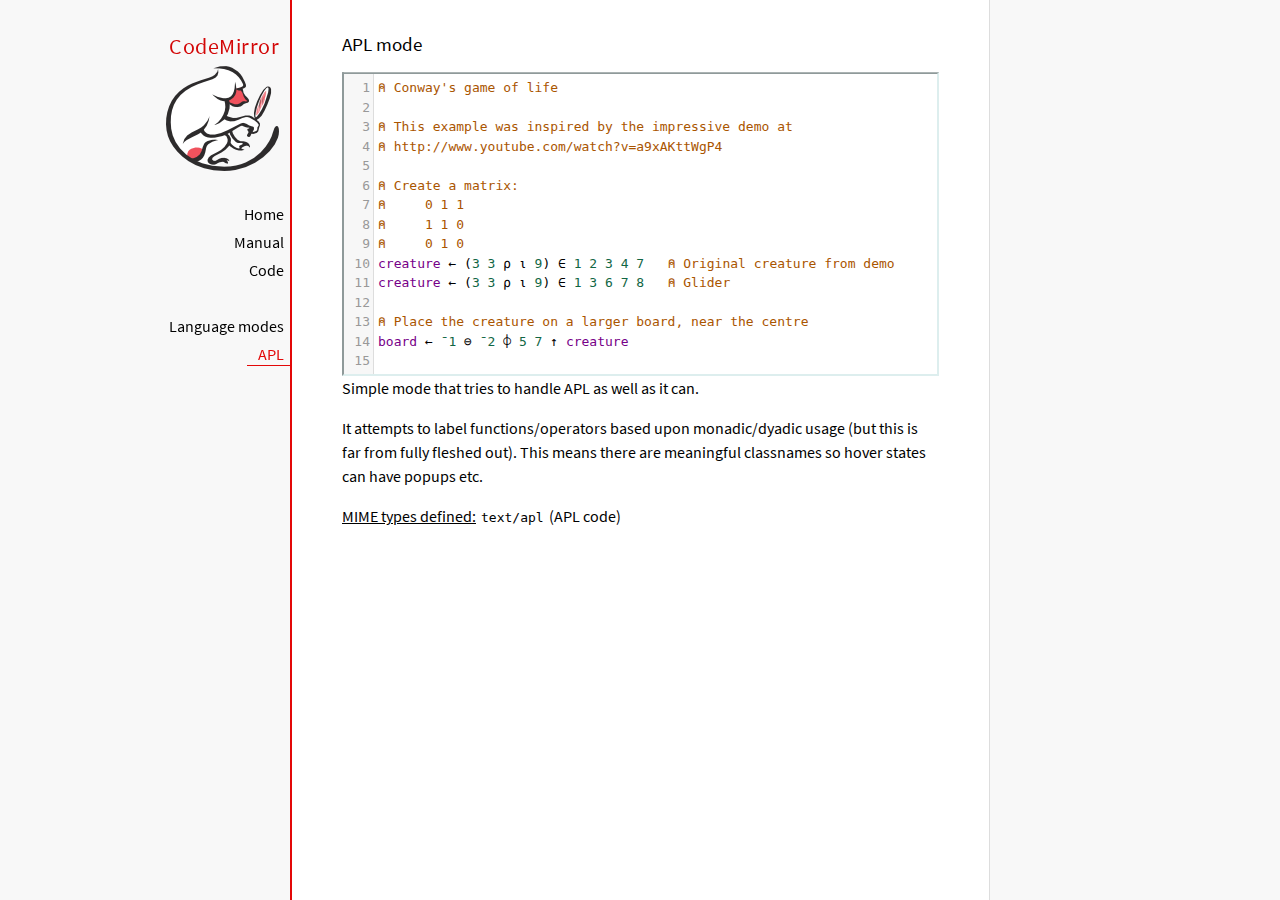
<file: json-validator/codemirror/mode/apl/index.html>
<!doctype html>

<title>CodeMirror: APL mode</title>
<meta charset="utf-8"/>
<link rel=stylesheet href="../../doc/docs.css">

<link rel="stylesheet" href="../../lib/codemirror.css">
<script src="../../lib/codemirror.js"></script>
<script src="../../addon/edit/matchbrackets.js"></script>
<script src="./apl.js"></script>
<style>
	.CodeMirror { border: 2px inset #dee; }
    </style>
<div id=nav>
  <a href="https://codemirror.net/5"><h1>CodeMirror</h1><img id=logo src="../../doc/logo.png" alt=""></a>

  <ul>
    <li><a href="../../index.html">Home</a>
    <li><a href="../../doc/manual.html">Manual</a>
    <li><a href="https://github.com/codemirror/codemirror5">Code</a>
  </ul>
  <ul>
    <li><a href="../index.html">Language modes</a>
    <li><a class=active href="#">APL</a>
  </ul>
</div>

<article>
<h2>APL mode</h2>
<form><textarea id="code" name="code">
⍝ Conway's game of life

⍝ This example was inspired by the impressive demo at
⍝ http://www.youtube.com/watch?v=a9xAKttWgP4

⍝ Create a matrix:
⍝     0 1 1
⍝     1 1 0
⍝     0 1 0
creature ← (3 3 ⍴ ⍳ 9) ∈ 1 2 3 4 7   ⍝ Original creature from demo
creature ← (3 3 ⍴ ⍳ 9) ∈ 1 3 6 7 8   ⍝ Glider

⍝ Place the creature on a larger board, near the centre
board ← ¯1 ⊖ ¯2 ⌽ 5 7 ↑ creature

⍝ A function to move from one generation to the next
life ← {∨/ 1 ⍵ ∧ 3 4 = ⊂+/ +⌿ 1 0 ¯1 ∘.⊖ 1 0 ¯1 ⌽¨ ⊂⍵}

⍝ Compute n-th generation and format it as a
⍝ character matrix
gen ← {' #'[(life ⍣ ⍵) board]}

⍝ Show first three generations
(gen 1) (gen 2) (gen 3)
</textarea></form>

    <script>
      var editor = CodeMirror.fromTextArea(document.getElementById("code"), {
        lineNumbers: true,
        matchBrackets: true,
        mode: "text/apl"
      });
    </script>

    <p>Simple mode that tries to handle APL as well as it can.</p>
    <p>It attempts to label functions/operators based upon
    monadic/dyadic usage (but this is far from fully fleshed out).
    This means there are meaningful classnames so hover states can
    have popups etc.</p>

    <p><strong>MIME types defined:</strong> <code>text/apl</code> (APL code)</p>
  </article>
</file>
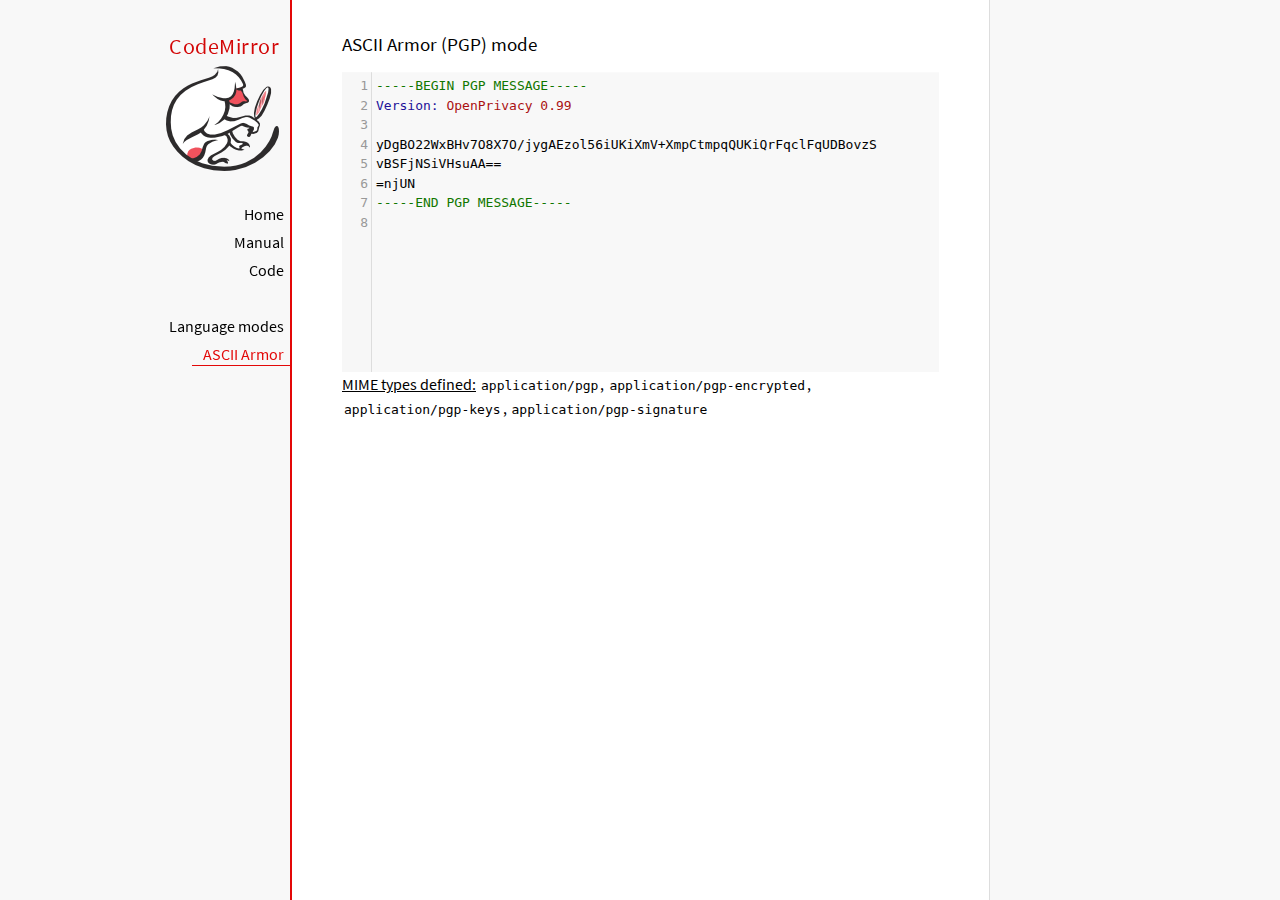
<file: json-validator/codemirror/mode/asciiarmor/index.html>
<!doctype html>

<title>CodeMirror: ASCII Armor (PGP) mode</title>
<meta charset="utf-8"/>
<link rel=stylesheet href="../../doc/docs.css">

<link rel="stylesheet" href="../../lib/codemirror.css">
<script src="../../lib/codemirror.js"></script>
<script src="asciiarmor.js"></script>
<style>.CodeMirror {background: #f8f8f8;}</style>
<div id=nav>
  <a href="https://codemirror.net/5"><h1>CodeMirror</h1><img id=logo src="../../doc/logo.png" alt=""></a>

  <ul>
    <li><a href="../../index.html">Home</a>
    <li><a href="../../doc/manual.html">Manual</a>
    <li><a href="https://github.com/codemirror/codemirror5">Code</a>
  </ul>
  <ul>
    <li><a href="../index.html">Language modes</a>
    <li><a class=active href="#">ASCII Armor</a>
  </ul>
</div>

<article>
<h2>ASCII Armor (PGP) mode</h2>
<form><textarea id="code" name="code">
-----BEGIN PGP MESSAGE-----
Version: OpenPrivacy 0.99

yDgBO22WxBHv7O8X7O/jygAEzol56iUKiXmV+XmpCtmpqQUKiQrFqclFqUDBovzS
vBSFjNSiVHsuAA==
=njUN
-----END PGP MESSAGE-----
</textarea></form>

<script>
var editor = CodeMirror.fromTextArea(document.getElementById("code"), {
  lineNumbers: true
});
</script>

<p><strong>MIME types
defined:</strong> <code>application/pgp</code>, <code>application/pgp-encrypted</code>, <code>application/pgp-keys</code>, <code>application/pgp-signature</code></p>

</article>
</file>
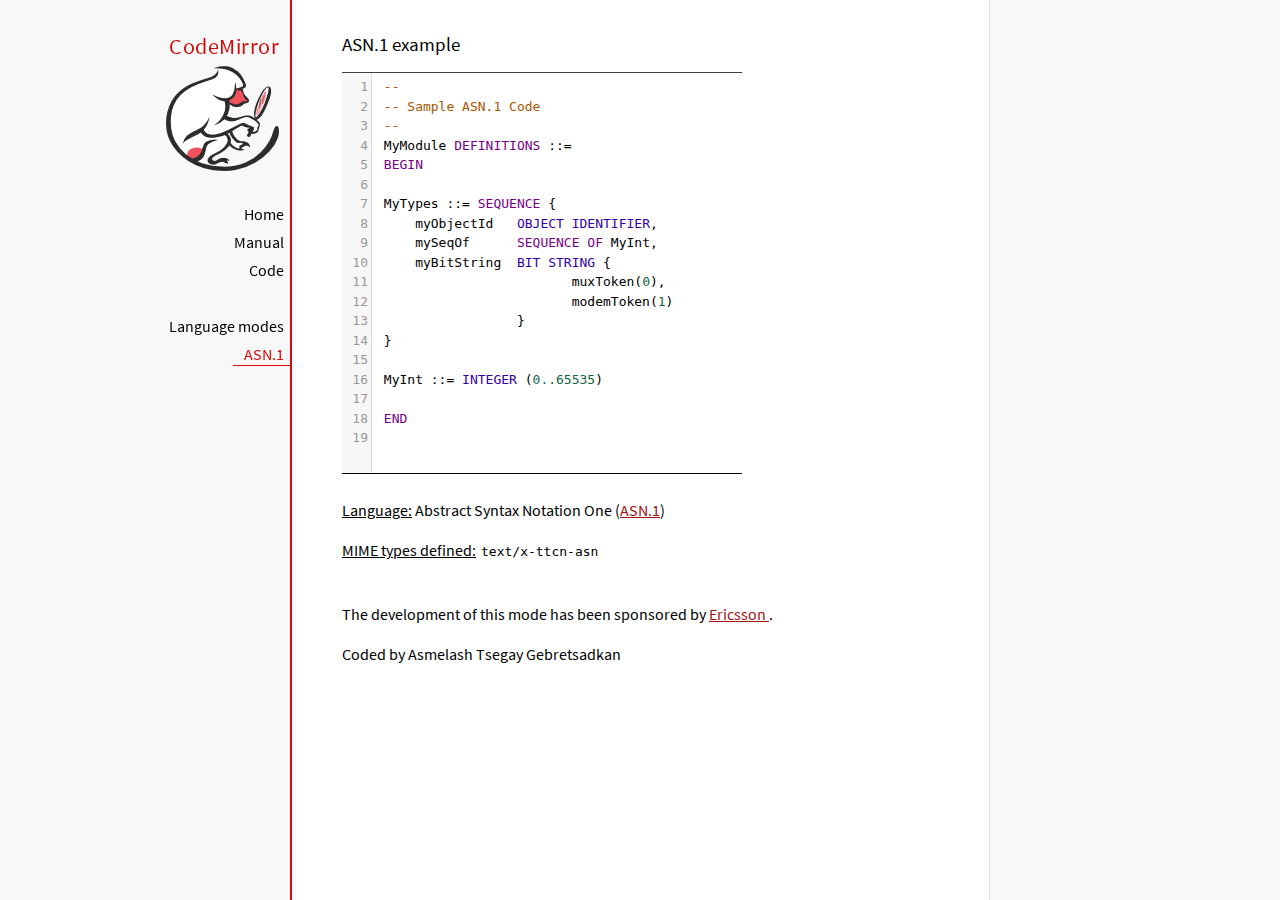
<file: json-validator/codemirror/mode/asn.1/index.html>
﻿<!doctype html>

<title>CodeMirror: ASN.1 mode</title>
<meta charset="utf-8"/>
<link rel=stylesheet href="../../doc/docs.css">

<link rel="stylesheet" href="../../lib/codemirror.css">
<script src="../../lib/codemirror.js"></script>
<script src="../../addon/edit/matchbrackets.js"></script>
<script src="asn.1.js"></script>
<style>
    .CodeMirror {
        border-top: 1px solid black;
        border-bottom: 1px solid black;
    }
</style>
<div id=nav>
    <a href="https://codemirror.net/5"><h1>CodeMirror</h1>
        <img id=logo src="../../doc/logo.png" alt="">
    </a>

    <ul>
        <li><a href="../../index.html">Home</a>
        <li><a href="../../doc/manual.html">Manual</a>
        <li><a href="https://github.com/codemirror/codemirror5">Code</a>
    </ul>
    <ul>
        <li><a href="../index.html">Language modes</a>
        <li><a class=active href="http://en.wikipedia.org/wiki/Abstract_Syntax_Notation_One">ASN.1</a>
    </ul>
</div>
<article>
    <h2>ASN.1 example</h2>
    <div>
        <textarea id="ttcn-asn-code">
 --
 -- Sample ASN.1 Code
 --
 MyModule DEFINITIONS ::=
 BEGIN

 MyTypes ::= SEQUENCE {
     myObjectId   OBJECT IDENTIFIER,
     mySeqOf      SEQUENCE OF MyInt,
     myBitString  BIT STRING {
                         muxToken(0),
                         modemToken(1)
                  }
 }

 MyInt ::= INTEGER (0..65535)

 END
        </textarea>
    </div>

    <script>
        var ttcnEditor = CodeMirror.fromTextArea(document.getElementById("ttcn-asn-code"), {
            lineNumbers: true,
            matchBrackets: true,
            mode: "text/x-ttcn-asn"
        });
        ttcnEditor.setSize(400, 400);
        var mac = CodeMirror.keyMap.default == CodeMirror.keyMap.macDefault;
        CodeMirror.keyMap.default[(mac ? "Cmd" : "Ctrl") + "-Space"] = "autocomplete";
    </script>
    <br/>
    <p><strong>Language:</strong> Abstract Syntax Notation One
        (<a href="http://www.itu.int/en/ITU-T/asn1/Pages/introduction.aspx">ASN.1</a>)
    </p>
    <p><strong>MIME types defined:</strong> <code>text/x-ttcn-asn</code></p>

    <br/>
    <p>The development of this mode has been sponsored by <a href="http://www.ericsson.com/">Ericsson
    </a>.</p>
    <p>Coded by Asmelash Tsegay Gebretsadkan </p>
</article>
</file>
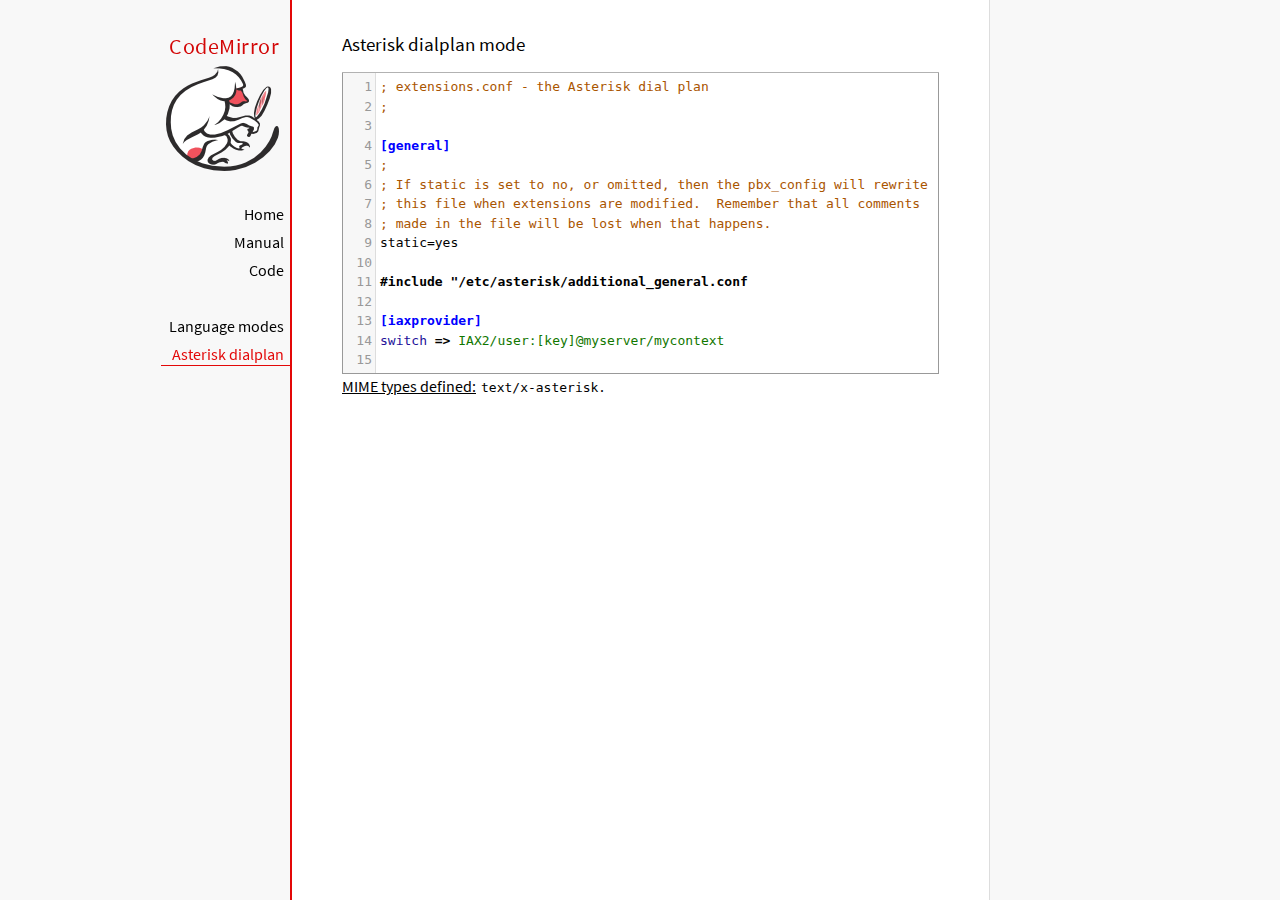
<file: json-validator/codemirror/mode/asterisk/index.html>
<!doctype html>

<title>CodeMirror: Asterisk dialplan mode</title>
<meta charset="utf-8"/>
<link rel=stylesheet href="../../doc/docs.css">

<link rel="stylesheet" href="../../lib/codemirror.css">
<script src="../../lib/codemirror.js"></script>
<script src="../../addon/edit/matchbrackets.js"></script>
<script src="asterisk.js"></script>
<style>
      .CodeMirror {border: 1px solid #999;}
      .cm-s-default span.cm-arrow { color: red; }
    </style>
<div id=nav>
  <a href="https://codemirror.net/5"><h1>CodeMirror</h1><img id=logo src="../../doc/logo.png" alt=""></a>

  <ul>
    <li><a href="../../index.html">Home</a>
    <li><a href="../../doc/manual.html">Manual</a>
    <li><a href="https://github.com/codemirror/codemirror5">Code</a>
  </ul>
  <ul>
    <li><a href="../index.html">Language modes</a>
    <li><a class=active href="#">Asterisk dialplan</a>
  </ul>
</div>

<article>
<h2>Asterisk dialplan mode</h2>
<form><textarea id="code" name="code">
; extensions.conf - the Asterisk dial plan
;

[general]
;
; If static is set to no, or omitted, then the pbx_config will rewrite
; this file when extensions are modified.  Remember that all comments
; made in the file will be lost when that happens.
static=yes

#include "/etc/asterisk/additional_general.conf

[iaxprovider]
switch => IAX2/user:[key]@myserver/mycontext

[dynamic]
#exec /usr/bin/dynamic-peers.pl

[trunkint]
;
; International long distance through trunk
;
exten => _9011.,1,Macro(dundi-e164,${EXTEN:4})
exten => _9011.,n,Dial(${GLOBAL(TRUNK)}/${FILTER(0-9,${EXTEN:${GLOBAL(TRUNKMSD)}})})

[local]
;
; Master context for local, toll-free, and iaxtel calls only
;
ignorepat => 9
include => default

[demo]
include => stdexten
;
; We start with what to do when a call first comes in.
;
exten => s,1,Wait(1)			; Wait a second, just for fun
same  => n,Answer			; Answer the line
same  => n,Set(TIMEOUT(digit)=5)	; Set Digit Timeout to 5 seconds
same  => n,Set(TIMEOUT(response)=10)	; Set Response Timeout to 10 seconds
same  => n(restart),BackGround(demo-congrats)	; Play a congratulatory message
same  => n(instruct),BackGround(demo-instruct)	; Play some instructions
same  => n,WaitExten			; Wait for an extension to be dialed.

exten => 2,1,BackGround(demo-moreinfo)	; Give some more information.
exten => 2,n,Goto(s,instruct)

exten => 3,1,Set(LANGUAGE()=fr)		; Set language to french
exten => 3,n,Goto(s,restart)		; Start with the congratulations

exten => 1000,1,Goto(default,s,1)
;
; We also create an example user, 1234, who is on the console and has
; voicemail, etc.
;
exten => 1234,1,Playback(transfer,skip)		; "Please hold while..."
					; (but skip if channel is not up)
exten => 1234,n,Gosub(${EXTEN},stdexten(${GLOBAL(CONSOLE)}))
exten => 1234,n,Goto(default,s,1)		; exited Voicemail

exten => 1235,1,Voicemail(1234,u)		; Right to voicemail

exten => 1236,1,Dial(Console/dsp)		; Ring forever
exten => 1236,n,Voicemail(1234,b)		; Unless busy

;
; # for when they're done with the demo
;
exten => #,1,Playback(demo-thanks)	; "Thanks for trying the demo"
exten => #,n,Hangup			; Hang them up.

;
; A timeout and "invalid extension rule"
;
exten => t,1,Goto(#,1)			; If they take too long, give up
exten => i,1,Playback(invalid)		; "That's not valid, try again"

;
; Create an extension, 500, for dialing the
; Asterisk demo.
;
exten => 500,1,Playback(demo-abouttotry); Let them know what's going on
exten => 500,n,Dial(IAX2/guest@pbx.digium.com/s@default)	; Call the Asterisk demo
exten => 500,n,Playback(demo-nogo)	; Couldn't connect to the demo site
exten => 500,n,Goto(s,6)		; Return to the start over message.

;
; Create an extension, 600, for evaluating echo latency.
;
exten => 600,1,Playback(demo-echotest)	; Let them know what's going on
exten => 600,n,Echo			; Do the echo test
exten => 600,n,Playback(demo-echodone)	; Let them know it's over
exten => 600,n,Goto(s,6)		; Start over

;
;	You can use the Macro Page to intercom a individual user
exten => 76245,1,Macro(page,SIP/Grandstream1)
; or if your peernames are the same as extensions
exten => _7XXX,1,Macro(page,SIP/${EXTEN})
;
;
; System Wide Page at extension 7999
;
exten => 7999,1,Set(TIMEOUT(absolute)=60)
exten => 7999,2,Page(Local/Grandstream1@page&Local/Xlite1@page&Local/1234@page/n,d)

; Give voicemail at extension 8500
;
exten => 8500,1,VoicemailMain
exten => 8500,n,Goto(s,6)

    </textarea></form>
    <script>
      var editor = CodeMirror.fromTextArea(document.getElementById("code"), {
        mode: "text/x-asterisk",
        matchBrackets: true,
        lineNumbers: true
      });
    </script>

    <p><strong>MIME types defined:</strong> <code>text/x-asterisk</code>.</p>

  </article>
</file>
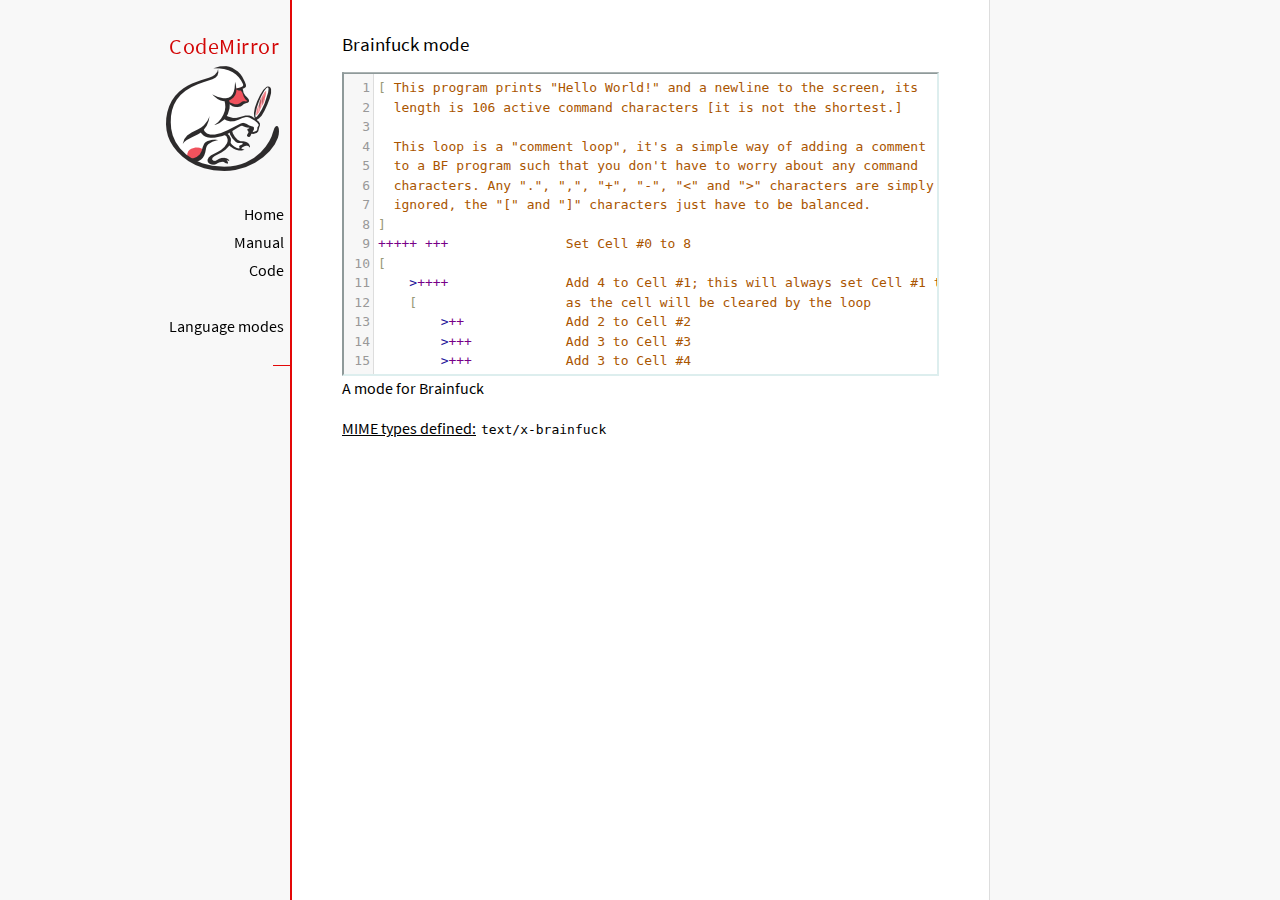
<file: json-validator/codemirror/mode/brainfuck/index.html>
<!doctype html>

<title>CodeMirror: Brainfuck mode</title>
<meta charset="utf-8"/>
<link rel=stylesheet href="../../doc/docs.css">

<link rel="stylesheet" href="../../lib/codemirror.css">
<script src="../../lib/codemirror.js"></script>
<script src="../../addon/edit/matchbrackets.js"></script>
<script src="./brainfuck.js"></script>
<style>
	.CodeMirror { border: 2px inset #dee; }
    </style>
<div id=nav>
  <a href="https://codemirror.net/5"><h1>CodeMirror</h1><img id=logo src="../../doc/logo.png" alt=""></a>

  <ul>
    <li><a href="../../index.html">Home</a>
    <li><a href="../../doc/manual.html">Manual</a>
    <li><a href="https://github.com/codemirror/codemirror5">Code</a>
  </ul>
  <ul>
    <li><a href="../index.html">Language modes</a>
    <li><a class=active href="#"></a>
  </ul>
</div>

<article>
<h2>Brainfuck mode</h2>
<form><textarea id="code" name="code">
[ This program prints "Hello World!" and a newline to the screen, its
  length is 106 active command characters [it is not the shortest.]

  This loop is a "comment loop", it's a simple way of adding a comment
  to a BF program such that you don't have to worry about any command
  characters. Any ".", ",", "+", "-", "&lt;" and "&gt;" characters are simply
  ignored, the "[" and "]" characters just have to be balanced.
]
+++++ +++               Set Cell #0 to 8
[
    &gt;++++               Add 4 to Cell #1; this will always set Cell #1 to 4
    [                   as the cell will be cleared by the loop
        &gt;++             Add 2 to Cell #2
        &gt;+++            Add 3 to Cell #3
        &gt;+++            Add 3 to Cell #4
        &gt;+              Add 1 to Cell #5
        &lt;&lt;&lt;&lt;-           Decrement the loop counter in Cell #1
    ]                   Loop till Cell #1 is zero; number of iterations is 4
    &gt;+                  Add 1 to Cell #2
    &gt;+                  Add 1 to Cell #3
    &gt;-                  Subtract 1 from Cell #4
    &gt;&gt;+                 Add 1 to Cell #6
    [&lt;]                 Move back to the first zero cell you find; this will
                        be Cell #1 which was cleared by the previous loop
    &lt;-                  Decrement the loop Counter in Cell #0
]                       Loop till Cell #0 is zero; number of iterations is 8

The result of this is:
Cell No :   0   1   2   3   4   5   6
Contents:   0   0  72 104  88  32   8
Pointer :   ^

&gt;&gt;.                     Cell #2 has value 72 which is 'H'
&gt;---.                   Subtract 3 from Cell #3 to get 101 which is 'e'
+++++++..+++.           Likewise for 'llo' from Cell #3
&gt;&gt;.                     Cell #5 is 32 for the space
&lt;-.                     Subtract 1 from Cell #4 for 87 to give a 'W'
&lt;.                      Cell #3 was set to 'o' from the end of 'Hello'
+++.------.--------.    Cell #3 for 'rl' and 'd'
&gt;&gt;+.                    Add 1 to Cell #5 gives us an exclamation point
&gt;++.                    And finally a newline from Cell #6
</textarea></form>

    <script>
      var editor = CodeMirror.fromTextArea(document.getElementById("code"), {
        lineNumbers: true,
        matchBrackets: true,
        mode: "text/x-brainfuck"
      });
    </script>

    <p>A mode for Brainfuck</p>

    <p><strong>MIME types defined:</strong> <code>text/x-brainfuck</code></p>
  </article>
</file>
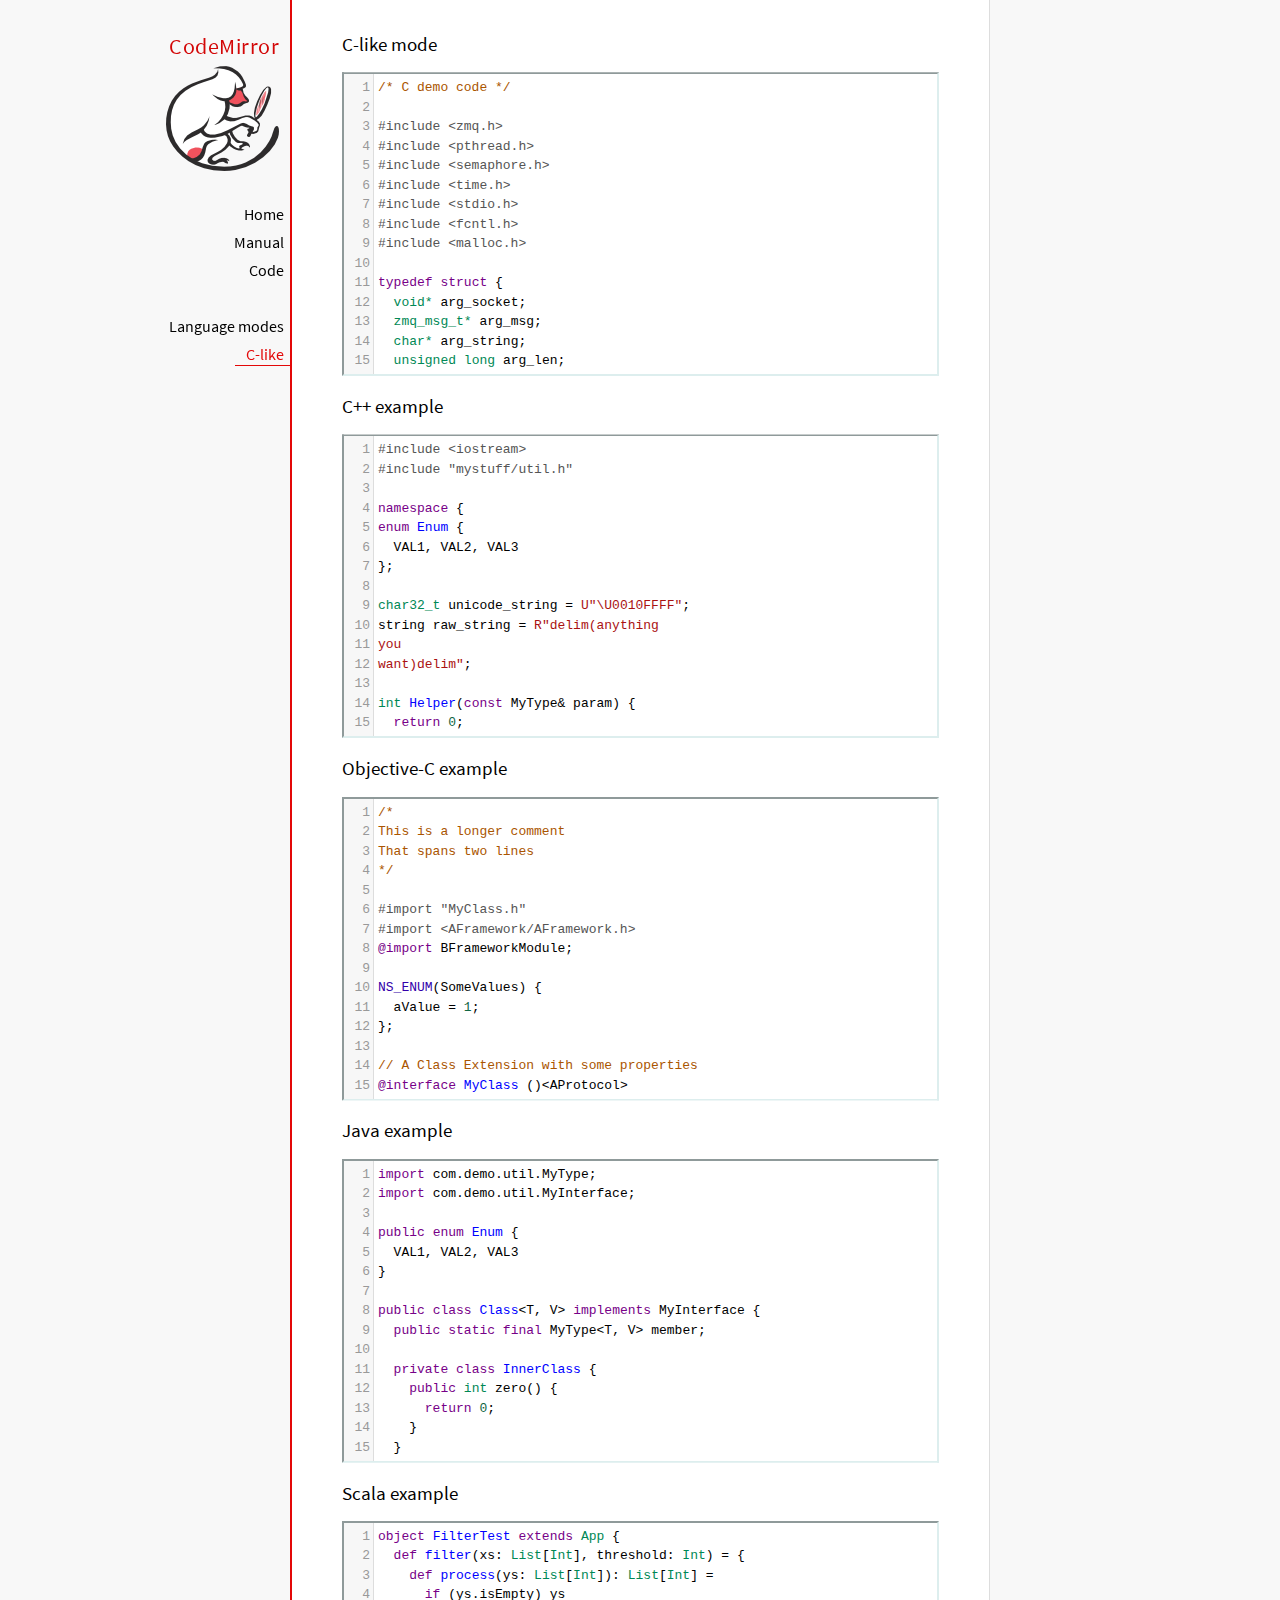
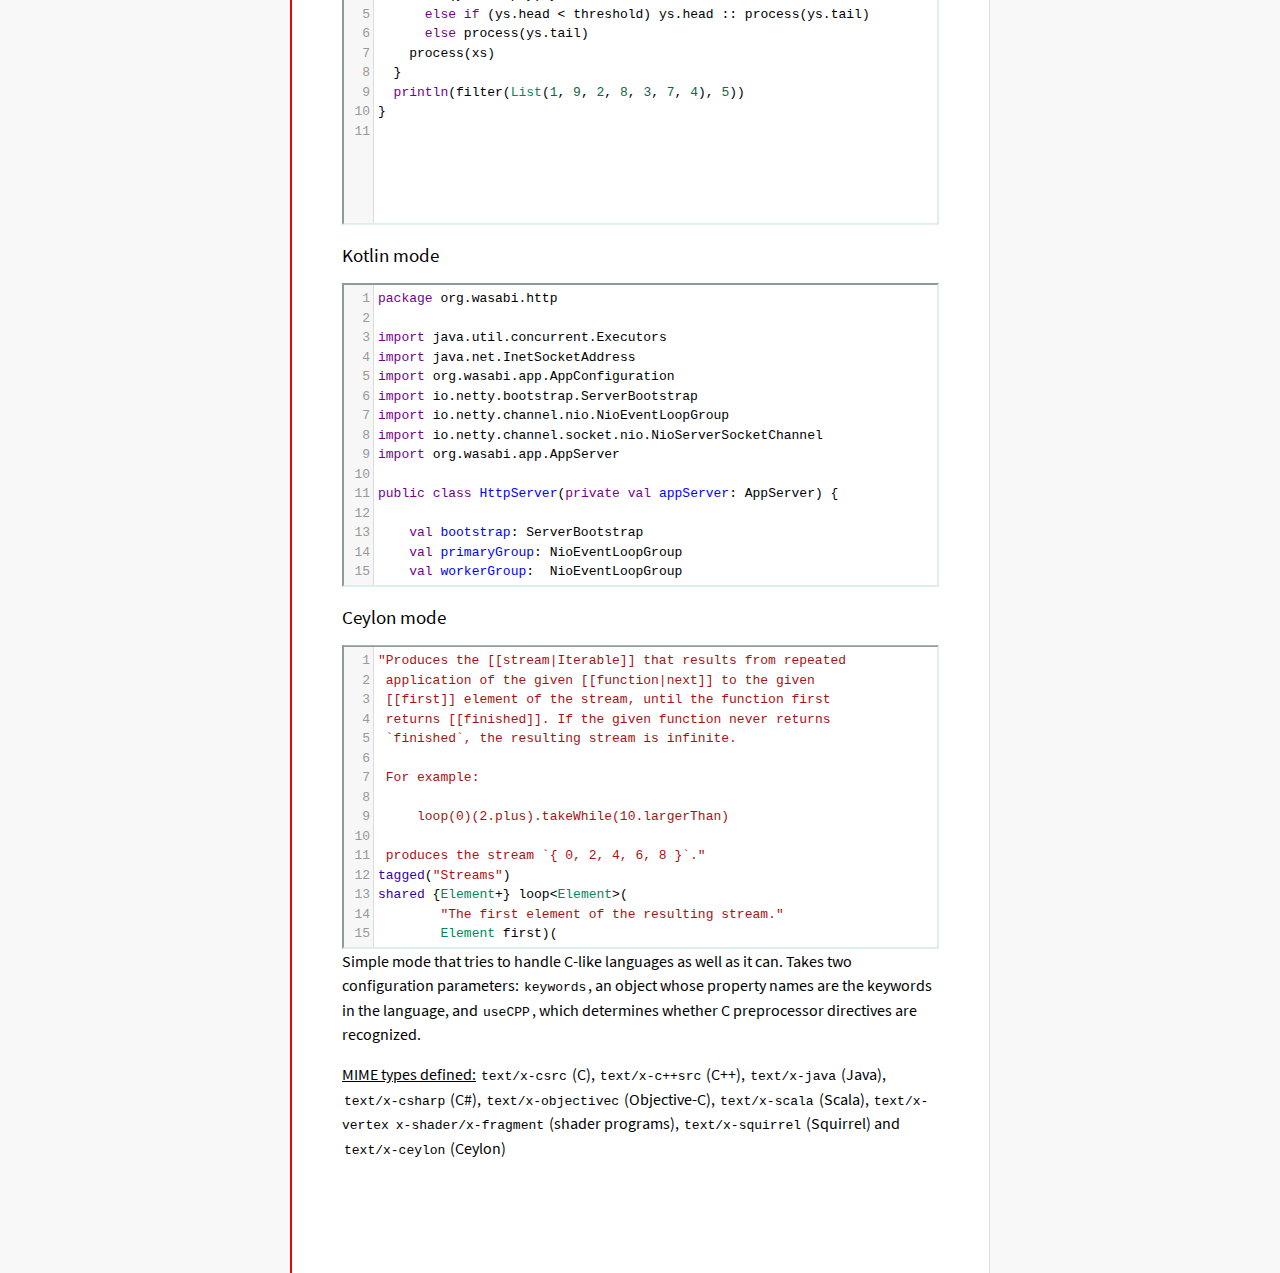
<file: json-validator/codemirror/mode/clike/index.html>
<!doctype html>

<title>CodeMirror: C-like mode</title>
<meta charset="utf-8"/>
<link rel=stylesheet href="../../doc/docs.css">

<link rel="stylesheet" href="../../lib/codemirror.css">
<script src="../../lib/codemirror.js"></script>
<script src="../../addon/edit/matchbrackets.js"></script>
<link rel="stylesheet" href="../../addon/hint/show-hint.css">
<script src="../../addon/hint/show-hint.js"></script>
<script src="clike.js"></script>
<style>.CodeMirror {border: 2px inset #dee;}</style>
<div id=nav>
  <a href="https://codemirror.net/5"><h1>CodeMirror</h1><img id=logo src="../../doc/logo.png" alt=""></a>

  <ul>
    <li><a href="../../index.html">Home</a>
    <li><a href="../../doc/manual.html">Manual</a>
    <li><a href="https://github.com/codemirror/codemirror5">Code</a>
  </ul>
  <ul>
    <li><a href="../index.html">Language modes</a>
    <li><a class=active href="#">C-like</a>
  </ul>
</div>

<article>
<h2>C-like mode</h2>

<div><textarea id="c-code">
/* C demo code */

#include <zmq.h>
#include <pthread.h>
#include <semaphore.h>
#include <time.h>
#include <stdio.h>
#include <fcntl.h>
#include <malloc.h>

typedef struct {
  void* arg_socket;
  zmq_msg_t* arg_msg;
  char* arg_string;
  unsigned long arg_len;
  int arg_int, arg_command;

  int signal_fd;
  int pad;
  void* context;
  sem_t sem;
} acl_zmq_context;

#define p(X) (context->arg_##X)

void* zmq_thread(void* context_pointer) {
  acl_zmq_context* context = (acl_zmq_context*)context_pointer;
  char ok = 'K', err = 'X';
  int res;

  while (1) {
    while ((res = sem_wait(&amp;context->sem)) == EINTR);
    if (res) {write(context->signal_fd, &amp;err, 1); goto cleanup;}
    switch(p(command)) {
    case 0: goto cleanup;
    case 1: p(socket) = zmq_socket(context->context, p(int)); break;
    case 2: p(int) = zmq_close(p(socket)); break;
    case 3: p(int) = zmq_bind(p(socket), p(string)); break;
    case 4: p(int) = zmq_connect(p(socket), p(string)); break;
    case 5: p(int) = zmq_getsockopt(p(socket), p(int), (void*)p(string), &amp;p(len)); break;
    case 6: p(int) = zmq_setsockopt(p(socket), p(int), (void*)p(string), p(len)); break;
    case 7: p(int) = zmq_send(p(socket), p(msg), p(int)); break;
    case 8: p(int) = zmq_recv(p(socket), p(msg), p(int)); break;
    case 9: p(int) = zmq_poll(p(socket), p(int), p(len)); break;
    }
    p(command) = errno;
    write(context->signal_fd, &amp;ok, 1);
  }
 cleanup:
  close(context->signal_fd);
  free(context_pointer);
  return 0;
}

void* zmq_thread_init(void* zmq_context, int signal_fd) {
  acl_zmq_context* context = malloc(sizeof(acl_zmq_context));
  pthread_t thread;

  context->context = zmq_context;
  context->signal_fd = signal_fd;
  sem_init(&amp;context->sem, 1, 0);
  pthread_create(&amp;thread, 0, &amp;zmq_thread, context);
  pthread_detach(thread);
  return context;
}
</textarea></div>

<h2>C++ example</h2>

<div><textarea id="cpp-code">
#include <iostream>
#include "mystuff/util.h"

namespace {
enum Enum {
  VAL1, VAL2, VAL3
};

char32_t unicode_string = U"\U0010FFFF";
string raw_string = R"delim(anything
you
want)delim";

int Helper(const MyType& param) {
  return 0;
}
} // namespace

class ForwardDec;

template <class T, class V>
class Class : public BaseClass {
  const MyType<T, V> member_;

 public:
  const MyType<T, V>& Method() const {
    return member_;
  }

  void Method2(MyType<T, V>* value);
}

template <class T, class V>
void Class::Method2(MyType<T, V>* value) {
  std::out << 1 >> method();
  value->Method3(member_);
  member_ = value;
}
</textarea></div>

<h2>Objective-C example</h2>

<div><textarea id="objectivec-code">
/*
This is a longer comment
That spans two lines
*/

#import "MyClass.h"
#import <AFramework/AFramework.h>
@import BFrameworkModule;

NS_ENUM(SomeValues) {
  aValue = 1;
};

// A Class Extension with some properties
@interface MyClass ()<AProtocol>
@property(atomic, readwrite, assign) NSInteger anInt;
@property(nonatomic, strong, nullable) NSString *aString;
@end

@implementation YourAppDelegate

- (instancetype)initWithString:(NSString *)aStringVar {
  if ((self = [super init])) {
    aString = aStringVar;
  }
  return self;
}

- (BOOL)doSomething:(float)progress {
  NSString *myString = @"This is a ObjC string %f ";
  myString = [[NSString stringWithFormat:myString, progress] stringByAppendingString:self.aString];
  return myString.length > 100 ? NO : YES;
}

@end
</textarea></div>

<h2>Java example</h2>

<div><textarea id="java-code">
import com.demo.util.MyType;
import com.demo.util.MyInterface;

public enum Enum {
  VAL1, VAL2, VAL3
}

public class Class<T, V> implements MyInterface {
  public static final MyType<T, V> member;
  
  private class InnerClass {
    public int zero() {
      return 0;
    }
  }

  @Override
  public MyType method() {
    return member;
  }

  public void method2(MyType<T, V> value) {
    method();
    value.method3();
    member = value;
  }
}
</textarea></div>

<h2>Scala example</h2>

<div><textarea id="scala-code">
object FilterTest extends App {
  def filter(xs: List[Int], threshold: Int) = {
    def process(ys: List[Int]): List[Int] =
      if (ys.isEmpty) ys
      else if (ys.head < threshold) ys.head :: process(ys.tail)
      else process(ys.tail)
    process(xs)
  }
  println(filter(List(1, 9, 2, 8, 3, 7, 4), 5))
}
</textarea></div>

<h2>Kotlin mode</h2>

<div><textarea id="kotlin-code">
package org.wasabi.http

import java.util.concurrent.Executors
import java.net.InetSocketAddress
import org.wasabi.app.AppConfiguration
import io.netty.bootstrap.ServerBootstrap
import io.netty.channel.nio.NioEventLoopGroup
import io.netty.channel.socket.nio.NioServerSocketChannel
import org.wasabi.app.AppServer

public class HttpServer(private val appServer: AppServer) {

    val bootstrap: ServerBootstrap
    val primaryGroup: NioEventLoopGroup
    val workerGroup:  NioEventLoopGroup

    init {
        // Define worker groups
        primaryGroup = NioEventLoopGroup()
        workerGroup = NioEventLoopGroup()

        // Initialize bootstrap of server
        bootstrap = ServerBootstrap()

        bootstrap.group(primaryGroup, workerGroup)
        bootstrap.channel(javaClass<NioServerSocketChannel>())
        bootstrap.childHandler(NettyPipelineInitializer(appServer))
    }

    public fun start(wait: Boolean = true) {
        val channel = bootstrap.bind(appServer.configuration.port)?.sync()?.channel()

        if (wait) {
            channel?.closeFuture()?.sync()
        }
    }

    public fun stop() {
        // Shutdown all event loops
        primaryGroup.shutdownGracefully()
        workerGroup.shutdownGracefully()

        // Wait till all threads are terminated
        primaryGroup.terminationFuture().sync()
        workerGroup.terminationFuture().sync()
    }
}
</textarea></div>

<h2>Ceylon mode</h2>

<div><textarea id="ceylon-code">
"Produces the [[stream|Iterable]] that results from repeated
 application of the given [[function|next]] to the given
 [[first]] element of the stream, until the function first
 returns [[finished]]. If the given function never returns 
 `finished`, the resulting stream is infinite.

 For example:

     loop(0)(2.plus).takeWhile(10.largerThan)

 produces the stream `{ 0, 2, 4, 6, 8 }`."
tagged("Streams")
shared {Element+} loop&lt;Element&gt;(
        "The first element of the resulting stream."
        Element first)(
        "The function that produces the next element of the
         stream, given the current element. The function may
         return [[finished]] to indicate the end of the 
         stream."
        Element|Finished next(Element element))
    =&gt; let (start = first)
    object satisfies {Element+} {
        first =&gt; start;
        empty =&gt; false;
        function nextElement(Element element)
                =&gt; next(element);
        iterator()
                =&gt; object satisfies Iterator&lt;Element&gt; {
            variable Element|Finished current = start;
            shared actual Element|Finished next() {
                if (!is Finished result = current) {
                    current = nextElement(result);
                    return result;
                }
                else {
                    return finished;
                }
            }
        };
    };
</textarea></div>

    <script>
      var cEditor = CodeMirror.fromTextArea(document.getElementById("c-code"), {
        lineNumbers: true,
        matchBrackets: true,
        mode: "text/x-csrc"
      });
      var cppEditor = CodeMirror.fromTextArea(document.getElementById("cpp-code"), {
        lineNumbers: true,
        matchBrackets: true,
        mode: "text/x-c++src"
      });
      var javaEditor = CodeMirror.fromTextArea(document.getElementById("java-code"), {
        lineNumbers: true,
        matchBrackets: true,
        mode: "text/x-java"
      });
      var objectivecEditor = CodeMirror.fromTextArea(document.getElementById("objectivec-code"), {
        lineNumbers: true,
        matchBrackets: true,
        mode: "text/x-objectivec"
      });
      var scalaEditor = CodeMirror.fromTextArea(document.getElementById("scala-code"), {
        lineNumbers: true,
        matchBrackets: true,
        mode: "text/x-scala"
      });
      var kotlinEditor = CodeMirror.fromTextArea(document.getElementById("kotlin-code"), {
          lineNumbers: true,
          matchBrackets: true,
          mode: "text/x-kotlin"
      });
      var ceylonEditor = CodeMirror.fromTextArea(document.getElementById("ceylon-code"), {
          lineNumbers: true,
          matchBrackets: true,
          mode: "text/x-ceylon"
      });
      var mac = CodeMirror.keyMap.default == CodeMirror.keyMap.macDefault;
      CodeMirror.keyMap.default[(mac ? "Cmd" : "Ctrl") + "-Space"] = "autocomplete";
    </script>

    <p>Simple mode that tries to handle C-like languages as well as it
    can. Takes two configuration parameters: <code>keywords</code>, an
    object whose property names are the keywords in the language,
    and <code>useCPP</code>, which determines whether C preprocessor
    directives are recognized.</p>

    <p><strong>MIME types defined:</strong> <code>text/x-csrc</code>
    (C), <code>text/x-c++src</code> (C++), <code>text/x-java</code>
    (Java), <code>text/x-csharp</code> (C#),
    <code>text/x-objectivec</code> (Objective-C),
    <code>text/x-scala</code> (Scala), <code>text/x-vertex</code>
    <code>x-shader/x-fragment</code> (shader programs),
    <code>text/x-squirrel</code> (Squirrel) and
    <code>text/x-ceylon</code> (Ceylon)</p>
</article>
</file>
<file: css/style.css>
*{
    margin: 0;
    padding: 0;
    box-sizing: border-box;
    
}
body{
    background: #eaeef6;
    font-family: "Spline Sans", sans-serif;
    line-height: 1.5;
    min-height: 100vh;
}
.maincontainer{
    width: 100%;
    max-width: 80%;
    min-height: 200px;
    margin: auto;
}
.maincontainer h1{
    font-family: 'Poppins', sans-serif;
    color: #6558d3;
    margin-top: 50px;

    font-size: 44px;
}
.maincontainer .description{
    text-align: justify;
}

.toolrow{
    display: flex;
    justify-content: center;
    gap: 2.5rem;
    margin: 10vh auto;
}
.tool{
    border-radius: 16px;
    box-shadow: 0 30px 30px -25px rgba(65, 51, 183, 0.25);
    background-color: #fff;
    padding: 1.5rem;
    width: 300px;
}

.tool .title {
font-size: 1.5rem;
color: #141b22;
line-height: 1.25;
}
.tool .title + * {
margin-top: 1rem;
}
.tool .info {
color:  #a0a0a0;
}
.tool .info + * {
margin-top: 1.25rem;
}
.tool .button {
font: inherit;
line-height: 1;
background-color: #fff;
border: 2px solid #6558d3;
color: #6558d3;
padding: 0.5em 1em;
border-radius: 6px;
font-weight: 500;
display: inline-flex;
align-items: center;
justify-content: space-between;
gap: 0.5rem;
}
.tool .button:hover {
background-color: #6558d3;
color: #fff;
cursor: pointer;
}

@media only screen and (max-width: 1000px){
    .tool{
        min-width: 300px;
    }
    .toolrow {
        width: 100%;
        flex-wrap: wrap;
    }
}

@media only screen and (max-width: 600px){
    .toolrow {
        width: 100%;
        flex-wrap: wrap;
    }
    .tool{
        width: 100%;
    }
  }
</file>
<file: age-calculator/style.css>
body{
    background: linear-gradient(135deg, #4203a9, #90bafc);
}
.maincontainer{
    font-family: 'Poppins', sans-serif;
    color: #fff;
    width: 100%;
    max-width: 80%;
    min-height: 200px;
    margin: auto;
}
.calculator{
    /*background: linear-gradient(135deg, #4203a9, #90bafc);*/
    padding: 10px;
    width: 100%;
    max-width: 600px;
    margin-left: 10%;
    margin-top: 5%;
}
.calculator h1{
    font-size: 60px;
}
.calculator h1 span{
    color: #ffff76;
}
.input-box{
    margin: 40px 0;
    padding: 35px;
    border-radius: 10px;
    background: rgba(255,255,255,0.3);
    display: flex;
    flex-direction: column;
    align-items: center;
    row-gap: 10px;
}
.input-box input{
    margin-right: 20px;
    padding: 14px 20px;
    border: 0;
    outline: 0;
    width: 80%;
    font-size: 18px;
    border-radius: 5px;
    position: relative;
}
.input-box button{
    background: #ffff76;
    padding: 15px 30px;
    border: 0;
    outline: 0;
    font-weight: 500;
    border-radius: 5px;
    color: #333;
    cursor: pointer;
}
.input-box input[type="date"]::-webkit-calendar-picker-indicator{
    top:0;
    left: 0;
    right: 0;
    bottom: 0;
    width: auto;
    position: absolute;
    background-position: calc(100%- 10px);
    background-size: 30px;
    cursor: pointer;
    height: auto;
}
#result span{
    color: #ffff76;
}

@media only screen and (max-width: 600px){
    *{
        margin: 0;
        padding: 0;
        box-sizing: border-box;
    }
    .calculator {
      max-width: 100%;
      margin: 0;
      width: 100%;
      background: none;
    }
    .maincontainer{
        max-width: 100%;
        width: 100%;
        height: 100vh;
        min-height: 100%;
        background: linear-gradient(135deg, #4203a9, #90bafc);
    }
  }
</file>
<file: jwt-Token-Parser/style.css>
body {
background: #2e3340;
color: lightgray;
font-size: 18px;
display: flex;
flex-direction: column;
align-items: center;
justify-content: center;
margin: 0;
}
h1 {
margin-bottom: 20px;
}
label {
margin-bottom: 10px;
font-size: 20px;
}
textarea {
width: 80%;
max-width: 600px;
height: 100px;
padding: 10px;
border-radius: 5px;
border: 1px solid #ccc;
font-size: 16px;
margin-bottom: 20px;
}
p{
    max-width: 700px;
    font-size: 16px;
    text-align: justify;
    padding: 10px;
}
pre {
    outline: 1px solid #ccc; 
    padding: 5px; 
    margin: 5px; 
    max-width: 700px;
    overflow: auto;
    white-space: pre;
}
.string { color: green; }
.number { color: darkorange; }
.boolean { color: blue; }
.null { color: black; }
.key { color: red; }
pre{background:rgb(1,1,1,0.1);}
</file>
<file: random-password-generator/style.css>
*{
    margin: 0;
    padding: 0;
    box-sizing: border-box;
    font-family: 'Poppins', sans-serif;
}
body{
	background: #2e3340;
	color: #fff;
}
.maincontainer{
    color: #fff;
    width: 100%;
    max-width: 80%;
    min-height: 200px;
    margin: auto;
	margin-top: 2%;
}
.info{
	text-align: justify;
	font-family: calibri;
	background: #eeeeee;
	color: #000;
	padding: 5px;
}

.display{
    width: 700px;
    background: #fff;
    display: flex;
    align-items: center;
    color: #333;
    justify-content: space-between;
    padding: 6px 10px;
    border-radius: 5px;
}
.display img{
    width : 24px;
	margin-left: 10px;
    cursor: pointer;
}
.display input{
    border: 0;
    outline: 0;
    font-size: 22px;
    width: 100%;
}

.inputRange{
    margin: 5px;
    width: 700px;
    display: flex;
    flex-direction: row;
}
.inputRange input[type="range"]{
   margin-right: 10px;
}
.inputRange input[type="number"]{
	width: 50px;
 }
 .pss{
	color: #fff;
 }

 .userInput{
	background: #eeeeee;
	color: #000;
	padding: 5px;
	border-radius: 5px;
	width: max-content;
	margin-top: 10px;
}

.selectionOptions{
    padding: 5px;
}

.cbcontainer {
	display: inline-block;
	position: relative;
	padding-left: 28px;
	padding-top:1px;
	margin: 5px 0px;
	cursor: pointer;
	font-size: 16px;
	-webkit-user-select: none;
	-moz-user-select: none;
	-ms-user-select: none;
	user-select: none;
}
.cbcontainer input {
	position: absolute;
	opacity: 0;
	cursor: pointer;
	height: 0;
	width: 0;
}
.cbmark {
	position: absolute;
	top: 0;
	left: 0;
	height: 16px;
	width: 16px;
	background-color: #fff;
	border: 2px solid #336699;
}
.rbmark {
	position: absolute;
	top: 0;
	left: 0;
	height: 16px;
	width: 16px;
	background-color: #fff;
	border: 2px solid #336699;
	border-radius: 50%;
}
.cbcontainer:hover input ~ .cbmark, .cbcontainer:hover input ~ .rbmark {
	background-color: #ccc;
}
.cbcontainer input:checked ~ .cbmark, .cbcontainer input:checked ~ .rbmark {
	background-color: #336699;
}
.cbmark:after, .rbmark:after {
	content: "";
	position: absolute;
	display: none;
}
.cbcontainer input:checked ~ .cbmark:after, .cbcontainer input:checked ~ .rbmark:after {
	display: block;
}
.cbcontainer .cbmark:after {
	left: 4px;
	top: 0px;
	width: 5px;
	height: 10px;
	border: solid white;
	border-width: 0 3px 3px 0;
	-webkit-transform: rotate(45deg);
	-ms-transform: rotate(45deg);
	transform: rotate(45deg);
}
.cbcontainer .rbmark:after {
	top: 4px;
	left: 4px;
	width: 8px;
	height: 8px;
	border-radius: 50%;
	background: white;
}

/* copy */
.cliptrans{
	color: green;
	animation-name: changing;
	animation-duration: 2s;
	margin-right: 20px;
  }
.cliptrans::before{
content: "copied!";
}

@keyframes changing {
from {color: green;}
to {color: rgb(165, 245, 149);}
}





.breaker{
clear:both;
overflow:hidden;
height:0;
}

.hidden{
display:none;
}
.error{
color: red;
}
div.generate_button{
width:600px;
text-align:center;
}
div.generate_button input{
padding: 6px;
clear: both;
}


div.char_type{
float:right;
margin-right: 10px;
width:90px;
font-size: 12px;
color: #c2c2c2;
} 
.char_type_text{
float:right; 
} 
.char_type_valid{
color : #2cb117 !important;
} 
#char_count{
width: 200px;
font-weight:bold;
bottom: 2px;
position: relative;
font-size:14px;
}
div.chars_holder{
position:relative;
padding-top: 13px;
clear: both;
}
div.estimate{
width:49%;
float: left;
border:solid 1px;
height: 50px;
}
div.result{
margin-top: 10px;
font-size: 18px;
border-color: #D0D0D0;
padding-top: 15px;
}
.tip{
	margin-top: 10px;
	margin-bottom: 10px;
}
.col_right{
margin-top: 5px;
margin-bottom: 5px;
font-size: 24px;
}
.small_text{
clear:both;
border-top: none;
color:#ffff76;
text-align: center;
padding-top: 20px;
font-weight: bold;
margin: 5px;
}
</file>
<file: json-validator/codemirror/doc/docs.css>
@font-face {
  font-family: 'Source Sans Pro';
  font-style: normal;
  font-weight: 400;
  src: local('Source Sans Pro'), local('SourceSansPro-Regular'), url(source_sans.woff) format('woff');
}

body, html { margin: 0; padding: 0; height: 100%; }
section, article { display: block; padding: 0; }

body {
  background: #f8f8f8;
  font-family: 'Source Sans Pro', Helvetica, Arial, sans-serif;
  line-height: 1.5;
}

p { margin-top: 0; }

h2, h3, h1 {
  font-weight: normal;
  margin-bottom: .7em;
}
h1 { font-size: 140%; }
h2 { font-size: 120%; }
h3 { font-size: 110%; }
article > h2:first-child, section:first-child > h2 { margin-top: 0; }

#nav h1 {
  margin-right: 12px;
  margin-top: 0;
  margin-bottom: 2px;
  color: #d30707;
  letter-spacing: .5px;
}

a, a:visited, a:link, .quasilink {
  color: #A21313;
}

em {
  padding-right: 2px;
}

.quasilink {
  cursor: pointer;
}

article {
  max-width: 700px;
  margin: 0 0 0 160px;
  border-left: 2px solid #E30808;
  border-right: 1px solid #ddd;
  padding: 30px 50px 100px 50px;
  background: white;
  z-index: 2;
  position: relative;
  min-height: 100%;
  box-sizing: border-box;
  -moz-box-sizing: border-box;
}

#nav {
  position: fixed;
  padding-top: 30px;
  max-height: 100%;
  box-sizing: -moz-border-box;
  box-sizing: border-box;
  overflow-y: auto;
  left: 0; right: none;
  width: 160px;
  text-align: right;
  z-index: 1;
}

@media screen and (min-width: 1000px) {
  article {
    margin: 0 auto;
  }
  #nav {
    right: 50%;
    width: auto;
    border-right: 349px solid transparent;
  }
}

#nav ul {
  display: block;
  margin: 0; padding: 0;
  margin-bottom: 32px;
}

#nav a {
  text-decoration: none;
}

#nav li {
  display: block;
  margin-bottom: 4px;
}

#nav li ul {
  font-size: 80%;
  margin-bottom: 0;
  display: none;
}

#nav li.active ul {
  display: block;
}

#nav li li a {
  padding-right: 20px;
  display: inline-block;
}

#nav ul a {
  color: black;
  padding: 0 7px 1px 11px;
}

#nav ul a.active, #nav ul a:hover {
  border-bottom: 1px solid #E30808;
  margin-bottom: -1px;
  color: #E30808;
}

#logo {
  border: 0;
  margin-right: 12px;
  margin-bottom: 25px;
}

section {
  border-top: 1px solid #E30808;
  margin: 1.5em 0;
}

section.first {
  border: none;
  margin-top: 0;
}

#demo {
  position: relative;
}

#demolist {
  position: absolute;
  right: 5px;
  top: 5px;
  z-index: 25;
}

.yinyang {
  position: absolute;
  top: -10px;
  left: 0; right: 0;
  margin: auto;
  display: block;
  height: 120px;
}

.actions {
  margin: 1em 0 0;
  min-height: 100px;
  position: relative;
}

@media screen and (max-width: 800px) {
  .actions {
    padding-top: 120px;
  }
  .actionsleft, .actionsright {
    float: none;
    text-align: left;
    margin-bottom: 1em;
  }
}

th {
  text-decoration: underline;
  font-weight: normal;
  text-align: left;
}

#features ul {
  list-style: none;
  margin: 0 0 1em;
  padding: 0 0 0 1.2em;
}

#features li:before {
  content: "-";
  width: 1em;
  display: inline-block;
  padding: 0;
  margin: 0;
  margin-left: -1em;
}

.rel {
  margin-bottom: 0;
}
.rel-note {
  margin-top: 0;
  color: #555;
}

pre {
  padding-left: 15px;
  border-left: 2px solid #ddd;
}

code {
  padding: 0 2px;
}

strong {
  text-decoration: underline;
  font-weight: normal;
}

.field {
  border: 1px solid #A21313;
}
</file>
<file: json-validator/codemirror/lib/codemirror.css>
/* BASICS */

.CodeMirror {
  /* Set height, width, borders, and global font properties here */
  font-family: monospace;
  height: 300px;
  color: black;
  direction: ltr;
}

/* PADDING */

.CodeMirror-lines {
  padding: 4px 0; /* Vertical padding around content */
}
.CodeMirror pre.CodeMirror-line,
.CodeMirror pre.CodeMirror-line-like {
  padding: 0 4px; /* Horizontal padding of content */
}

.CodeMirror-scrollbar-filler, .CodeMirror-gutter-filler {
  background-color: white; /* The little square between H and V scrollbars */
}

/* GUTTER */

.CodeMirror-gutters {
  border-right: 1px solid #ddd;
  background-color: #f7f7f7;
  white-space: nowrap;
}
.CodeMirror-linenumbers {}
.CodeMirror-linenumber {
  padding: 0 3px 0 5px;
  min-width: 20px;
  text-align: right;
  color: #999;
  white-space: nowrap;
}

.CodeMirror-guttermarker { color: black; }
.CodeMirror-guttermarker-subtle { color: #999; }

/* CURSOR */

.CodeMirror-cursor {
  border-left: 1px solid black;
  border-right: none;
  width: 0;
}
/* Shown when moving in bi-directional text */
.CodeMirror div.CodeMirror-secondarycursor {
  border-left: 1px solid silver;
}
.cm-fat-cursor .CodeMirror-cursor {
  width: auto;
  border: 0 !important;
  background: #7e7;
}
.cm-fat-cursor div.CodeMirror-cursors {
  z-index: 1;
}
.cm-fat-cursor .CodeMirror-line::selection,
.cm-fat-cursor .CodeMirror-line > span::selection, 
.cm-fat-cursor .CodeMirror-line > span > span::selection { background: transparent; }
.cm-fat-cursor .CodeMirror-line::-moz-selection,
.cm-fat-cursor .CodeMirror-line > span::-moz-selection,
.cm-fat-cursor .CodeMirror-line > span > span::-moz-selection { background: transparent; }
.cm-fat-cursor { caret-color: transparent; }
@-moz-keyframes blink {
  0% {}
  50% { background-color: transparent; }
  100% {}
}
@-webkit-keyframes blink {
  0% {}
  50% { background-color: transparent; }
  100% {}
}
@keyframes blink {
  0% {}
  50% { background-color: transparent; }
  100% {}
}

/* Can style cursor different in overwrite (non-insert) mode */
.CodeMirror-overwrite .CodeMirror-cursor {}

.cm-tab { display: inline-block; text-decoration: inherit; }

.CodeMirror-rulers {
  position: absolute;
  left: 0; right: 0; top: -50px; bottom: 0;
  overflow: hidden;
}
.CodeMirror-ruler {
  border-left: 1px solid #ccc;
  top: 0; bottom: 0;
  position: absolute;
}

/* DEFAULT THEME */

.cm-s-default .cm-header {color: blue;}
.cm-s-default .cm-quote {color: #090;}
.cm-negative {color: #d44;}
.cm-positive {color: #292;}
.cm-header, .cm-strong {font-weight: bold;}
.cm-em {font-style: italic;}
.cm-link {text-decoration: underline;}
.cm-strikethrough {text-decoration: line-through;}

.cm-s-default .cm-keyword {color: #708;}
.cm-s-default .cm-atom {color: #219;}
.cm-s-default .cm-number {color: #164;}
.cm-s-default .cm-def {color: #00f;}
.cm-s-default .cm-variable,
.cm-s-default .cm-punctuation,
.cm-s-default .cm-property,
.cm-s-default .cm-operator {}
.cm-s-default .cm-variable-2 {color: #05a;}
.cm-s-default .cm-variable-3, .cm-s-default .cm-type {color: #085;}
.cm-s-default .cm-comment {color: #a50;}
.cm-s-default .cm-string {color: #a11;}
.cm-s-default .cm-string-2 {color: #f50;}
.cm-s-default .cm-meta {color: #555;}
.cm-s-default .cm-qualifier {color: #555;}
.cm-s-default .cm-builtin {color: #30a;}
.cm-s-default .cm-bracket {color: #997;}
.cm-s-default .cm-tag {color: #170;}
.cm-s-default .cm-attribute {color: #00c;}
.cm-s-default .cm-hr {color: #999;}
.cm-s-default .cm-link {color: #00c;}

.cm-s-default .cm-error {color: #f00;}
.cm-invalidchar {color: #f00;}

.CodeMirror-composing { border-bottom: 2px solid; }

/* Default styles for common addons */

div.CodeMirror span.CodeMirror-matchingbracket {color: #0b0;}
div.CodeMirror span.CodeMirror-nonmatchingbracket {color: #a22;}
.CodeMirror-matchingtag { background: rgba(255, 150, 0, .3); }
.CodeMirror-activeline-background {background: #e8f2ff;}

/* STOP */

/* The rest of this file contains styles related to the mechanics of
   the editor. You probably shouldn't touch them. */

.CodeMirror {
  position: relative;
  overflow: hidden;
  background: white;
}

.CodeMirror-scroll {
  overflow: scroll !important; /* Things will break if this is overridden */
  /* 50px is the magic margin used to hide the element's real scrollbars */
  /* See overflow: hidden in .CodeMirror */
  margin-bottom: -50px; margin-right: -50px;
  padding-bottom: 50px;
  height: 100%;
  outline: none; /* Prevent dragging from highlighting the element */
  position: relative;
  z-index: 0;
}
.CodeMirror-sizer {
  position: relative;
  border-right: 50px solid transparent;
}

/* The fake, visible scrollbars. Used to force redraw during scrolling
   before actual scrolling happens, thus preventing shaking and
   flickering artifacts. */
.CodeMirror-vscrollbar, .CodeMirror-hscrollbar, .CodeMirror-scrollbar-filler, .CodeMirror-gutter-filler {
  position: absolute;
  z-index: 6;
  display: none;
  outline: none;
}
.CodeMirror-vscrollbar {
  right: 0; top: 0;
  overflow-x: hidden;
  overflow-y: scroll;
}
.CodeMirror-hscrollbar {
  bottom: 0; left: 0;
  overflow-y: hidden;
  overflow-x: scroll;
}
.CodeMirror-scrollbar-filler {
  right: 0; bottom: 0;
}
.CodeMirror-gutter-filler {
  left: 0; bottom: 0;
}

.CodeMirror-gutters {
  position: absolute; left: 0; top: 0;
  min-height: 100%;
  z-index: 3;
}
.CodeMirror-gutter {
  white-space: normal;
  height: 100%;
  display: inline-block;
  vertical-align: top;
  margin-bottom: -50px;
}
.CodeMirror-gutter-wrapper {
  position: absolute;
  z-index: 4;
  background: none !important;
  border: none !important;
}
.CodeMirror-gutter-background {
  position: absolute;
  top: 0; bottom: 0;
  z-index: 4;
}
.CodeMirror-gutter-elt {
  position: absolute;
  cursor: default;
  z-index: 4;
}
.CodeMirror-gutter-wrapper ::selection { background-color: transparent }
.CodeMirror-gutter-wrapper ::-moz-selection { background-color: transparent }

.CodeMirror-lines {
  cursor: text;
  min-height: 1px; /* prevents collapsing before first draw */
}
.CodeMirror pre.CodeMirror-line,
.CodeMirror pre.CodeMirror-line-like {
  /* Reset some styles that the rest of the page might have set */
  -moz-border-radius: 0; -webkit-border-radius: 0; border-radius: 0;
  border-width: 0;
  background: transparent;
  font-family: inherit;
  font-size: inherit;
  margin: 0;
  white-space: pre;
  word-wrap: normal;
  line-height: inherit;
  color: inherit;
  z-index: 2;
  position: relative;
  overflow: visible;
  -webkit-tap-highlight-color: transparent;
  -webkit-font-variant-ligatures: contextual;
  font-variant-ligatures: contextual;
}
.CodeMirror-wrap pre.CodeMirror-line,
.CodeMirror-wrap pre.CodeMirror-line-like {
  word-wrap: break-word;
  white-space: pre-wrap;
  word-break: normal;
}

.CodeMirror-linebackground {
  position: absolute;
  left: 0; right: 0; top: 0; bottom: 0;
  z-index: 0;
}

.CodeMirror-linewidget {
  position: relative;
  z-index: 2;
  padding: 0.1px; /* Force widget margins to stay inside of the container */
}

.CodeMirror-widget {}

.CodeMirror-rtl pre { direction: rtl; }

.CodeMirror-code {
  outline: none;
}

/* Force content-box sizing for the elements where we expect it */
.CodeMirror-scroll,
.CodeMirror-sizer,
.CodeMirror-gutter,
.CodeMirror-gutters,
.CodeMirror-linenumber {
  -moz-box-sizing: content-box;
  box-sizing: content-box;
}

.CodeMirror-measure {
  position: absolute;
  width: 100%;
  height: 0;
  overflow: hidden;
  visibility: hidden;
}

.CodeMirror-cursor {
  position: absolute;
  pointer-events: none;
}
.CodeMirror-measure pre { position: static; }

div.CodeMirror-cursors {
  visibility: hidden;
  position: relative;
  z-index: 3;
}
div.CodeMirror-dragcursors {
  visibility: visible;
}

.CodeMirror-focused div.CodeMirror-cursors {
  visibility: visible;
}

.CodeMirror-selected { background: #d9d9d9; }
.CodeMirror-focused .CodeMirror-selected { background: #d7d4f0; }
.CodeMirror-crosshair { cursor: crosshair; }
.CodeMirror-line::selection, .CodeMirror-line > span::selection, .CodeMirror-line > span > span::selection { background: #d7d4f0; }
.CodeMirror-line::-moz-selection, .CodeMirror-line > span::-moz-selection, .CodeMirror-line > span > span::-moz-selection { background: #d7d4f0; }

.cm-searching {
  background-color: #ffa;
  background-color: rgba(255, 255, 0, .4);
}

/* Used to force a border model for a node */
.cm-force-border { padding-right: .1px; }

@media print {
  /* Hide the cursor when printing */
  .CodeMirror div.CodeMirror-cursors {
    visibility: hidden;
  }
}

/* See issue #2901 */
.cm-tab-wrap-hack:after { content: ''; }

/* Help users use markselection to safely style text background */
span.CodeMirror-selectedtext { background: none; }
</file>
<file: json-validator/codemirror/test/mode_test.css>
.mt-output .mt-token {
  border: 1px solid #ddd;
  white-space: pre;
  font-family: "Consolas", monospace;
  text-align: center;
}

.mt-output .mt-style {
  font-size: x-small;
}

.mt-output .mt-state {
  font-size: x-small;
  vertical-align: top;
}

.mt-output .mt-state-row {
  display: none;
}

.mt-state-unhide .mt-output .mt-state-row {
  display: table-row;
}
</file>
<file: json-validator/codemirror/addon/hint/show-hint.css>
.CodeMirror-hints {
  position: absolute;
  z-index: 10;
  overflow: hidden;
  list-style: none;

  margin: 0;
  padding: 2px;

  -webkit-box-shadow: 2px 3px 5px rgba(0,0,0,.2);
  -moz-box-shadow: 2px 3px 5px rgba(0,0,0,.2);
  box-shadow: 2px 3px 5px rgba(0,0,0,.2);
  border-radius: 3px;
  border: 1px solid silver;

  background: white;
  font-size: 90%;
  font-family: monospace;

  max-height: 20em;
  overflow-y: auto;
  box-sizing: border-box;
}

.CodeMirror-hint {
  margin: 0;
  padding: 0 4px;
  border-radius: 2px;
  white-space: pre;
  color: black;
  cursor: pointer;
}

li.CodeMirror-hint-active {
  background: #08f;
  color: white;
}
</file>
